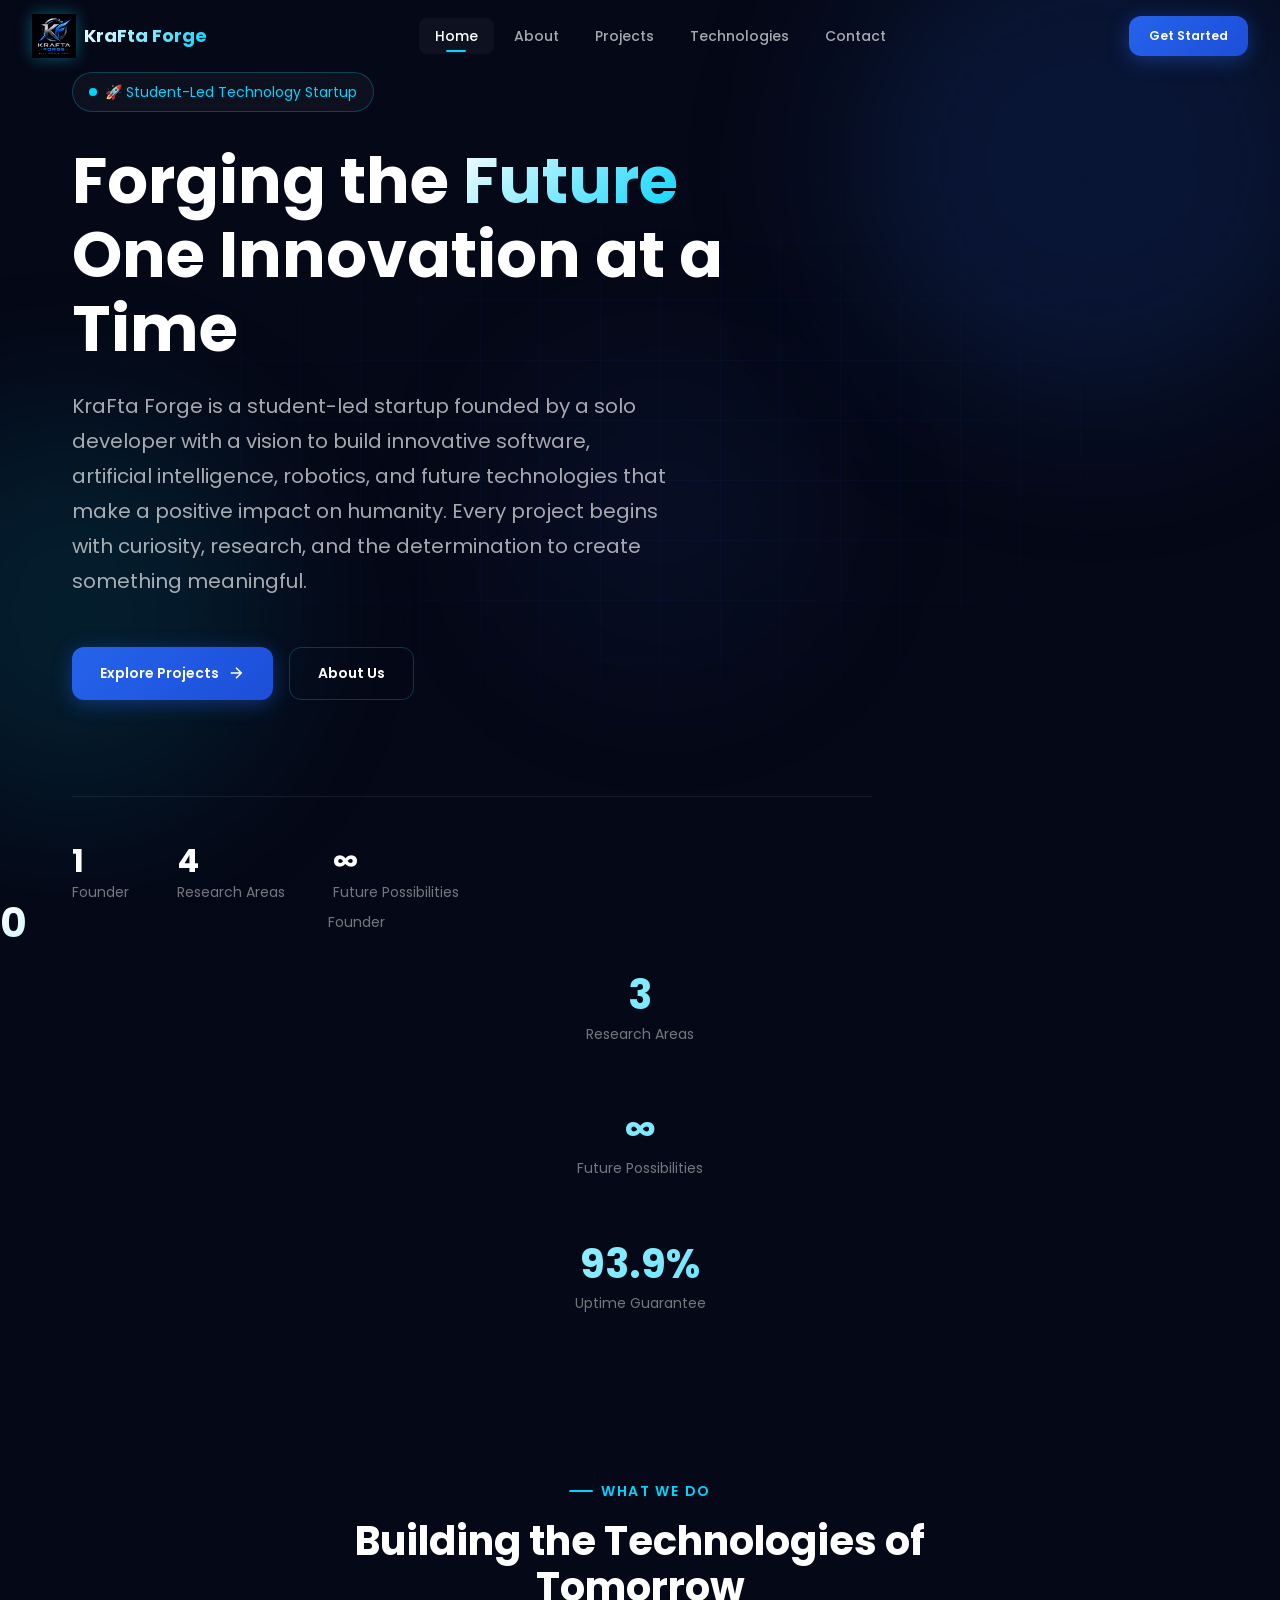
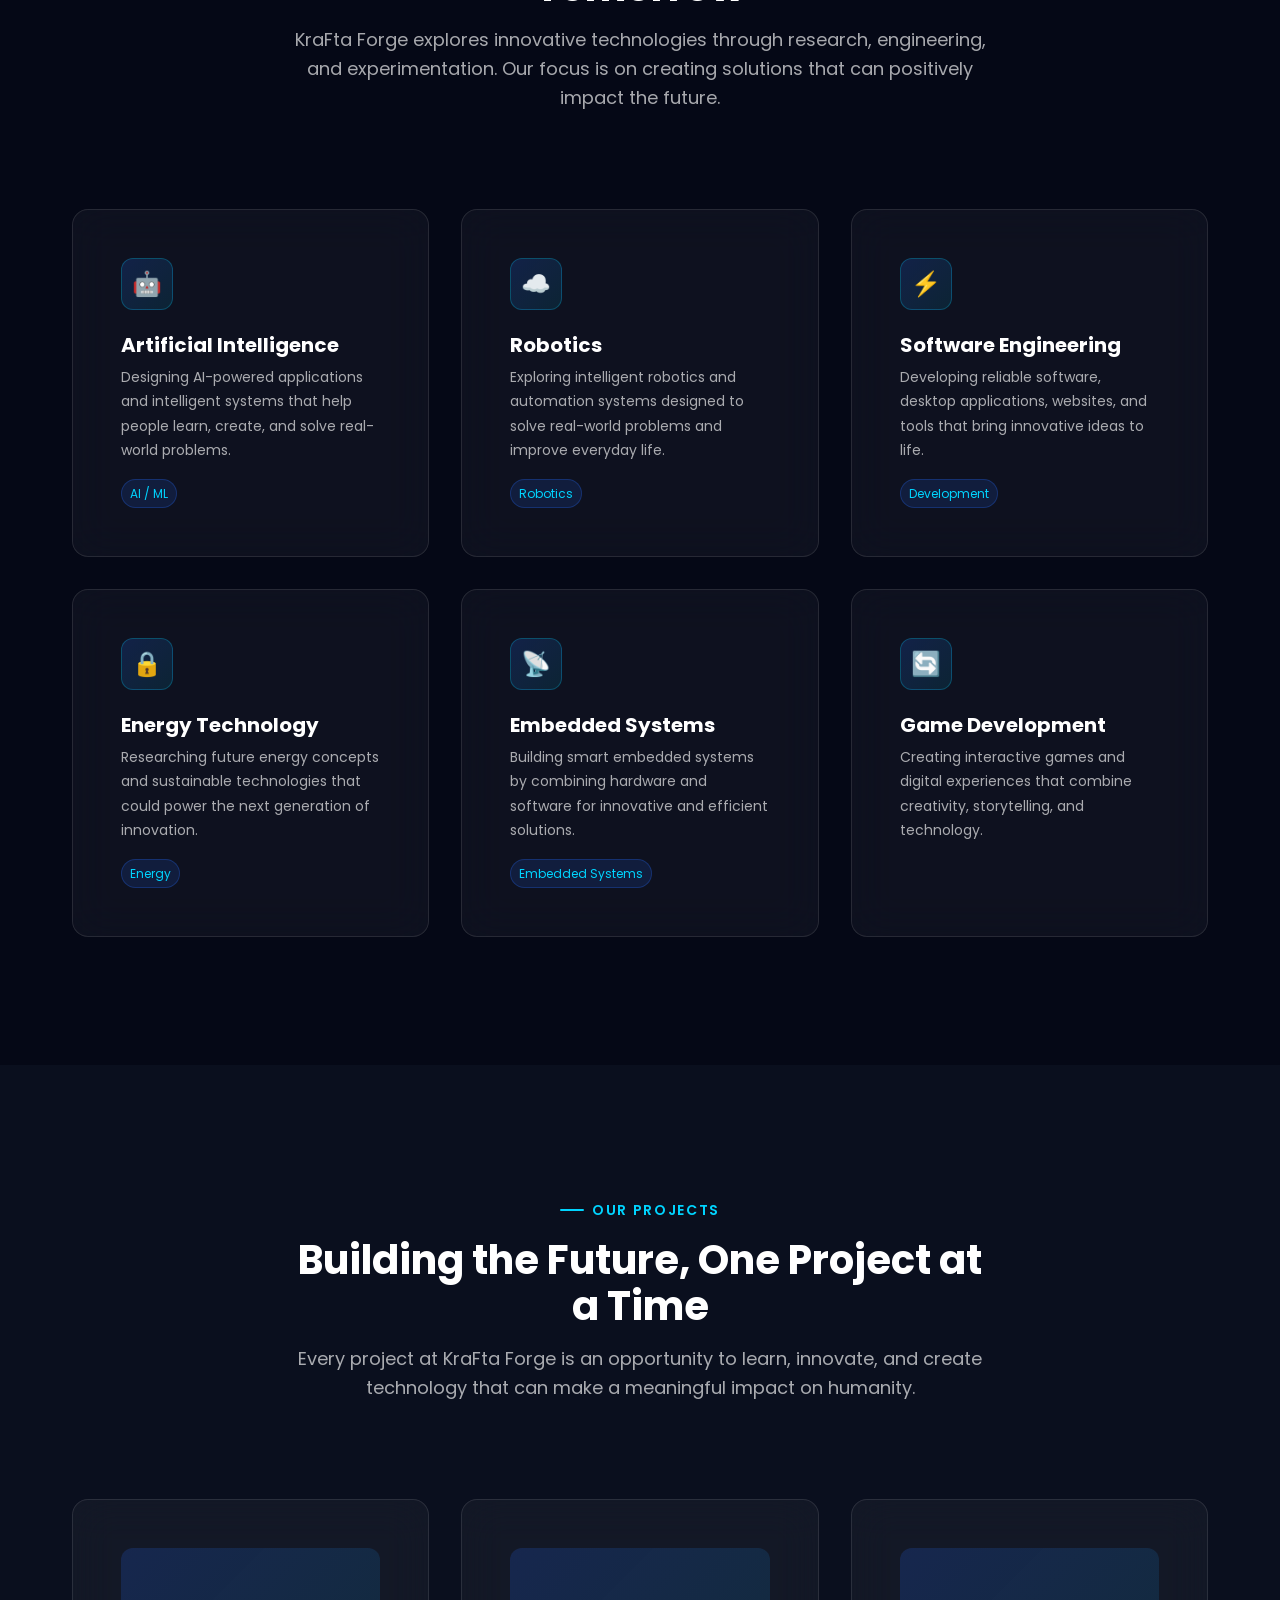
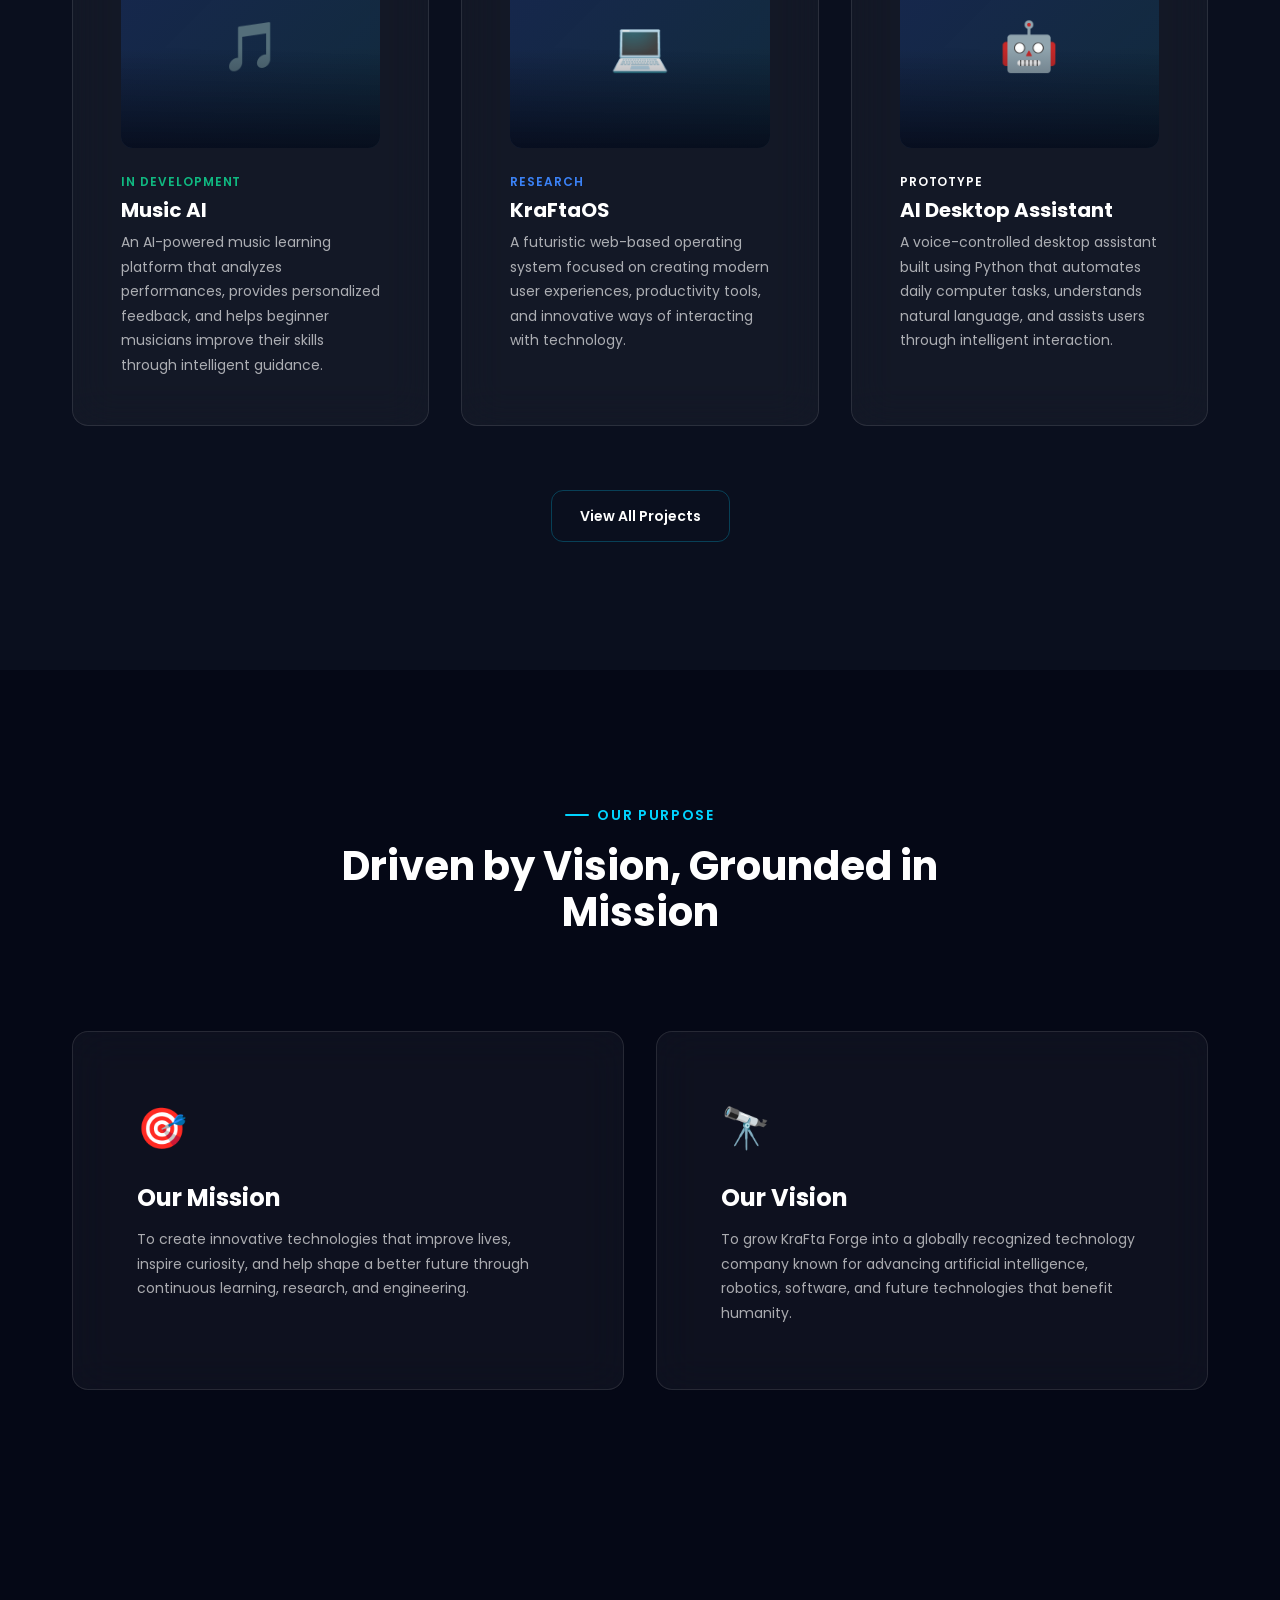
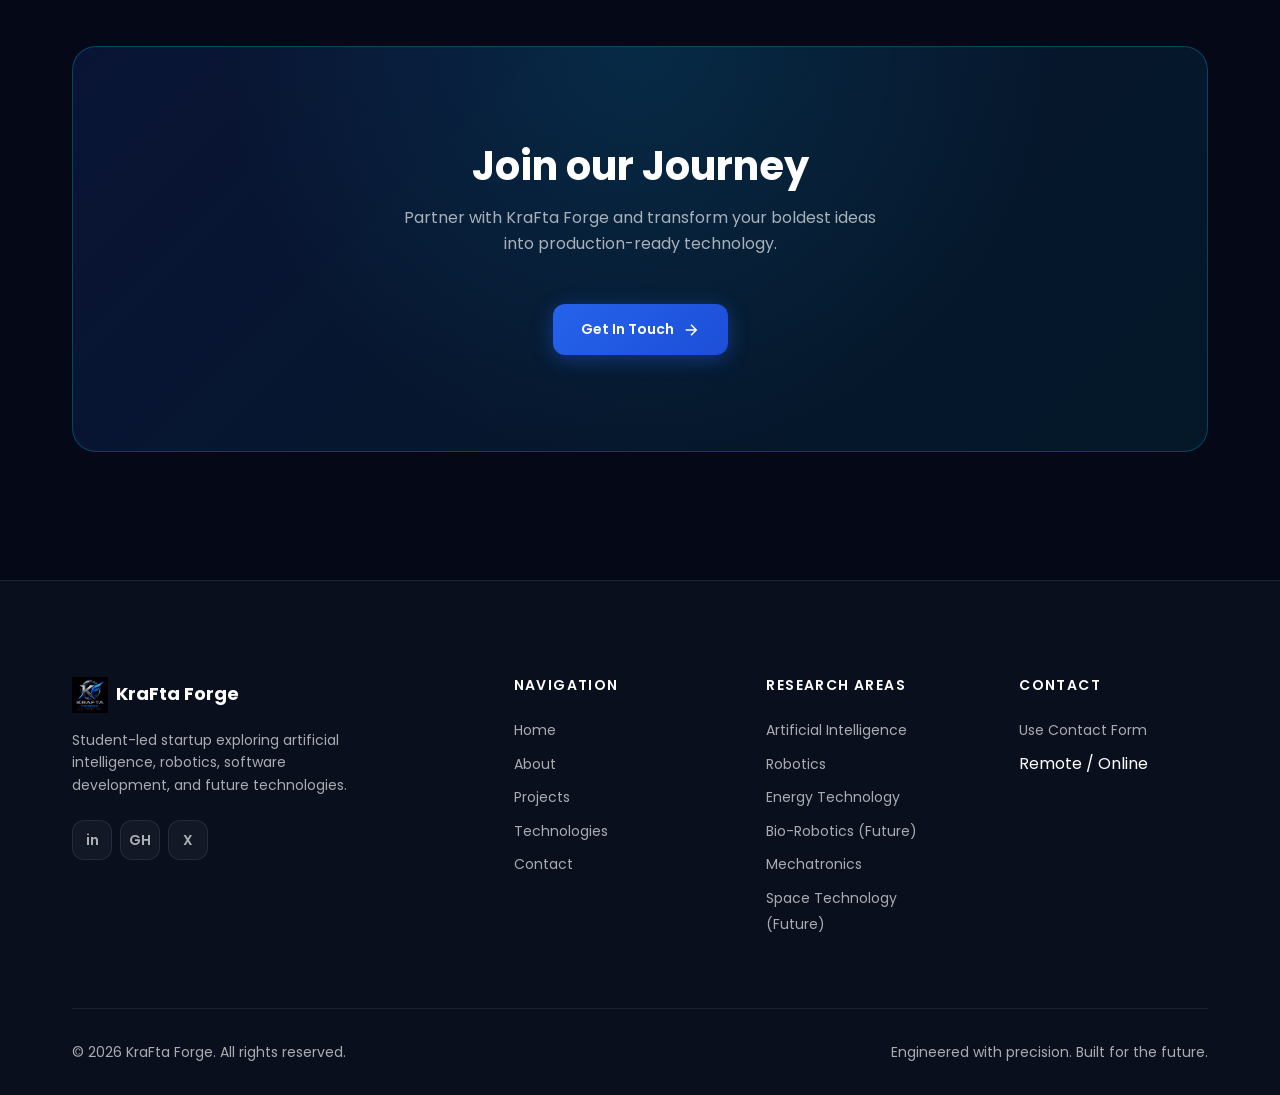
<file: index.html>
<!DOCTYPE html>
<html lang="en">
<head>
  <meta charset="UTF-8">
  <meta name="viewport" content="width=device-width, initial-scale=1.0">
  <meta name="description" content="KraFta Forge is a student-led technology startup focused on building innovative software, artificial intelligence, robotics, and future technologies that help humanity.">
  <meta name="keywords" content="KraFta Forge, technology startup, AI, cloud computing, software engineering, digital transformation">
  <meta name="author" content="KraFta Forge">
  <meta name="theme-color" content="#050816">
  <meta property="og:title" content="KraFta Forge — Forging the Future of Technology">
  <meta property="og:description" content="We build intelligent systems that transform how businesses operate in the digital age.">
  <meta property="og:type" content="website">
  <title>KraFta Forge — Forging the Future of Technology</title>
  <link rel="preconnect" href="https://fonts.googleapis.com">
  <link rel="preconnect" href="https://fonts.gstatic.com" crossorigin>
  <link href="https://fonts.googleapis.com/css2?family=Poppins:wght@300;400;500;600;700;800&display=swap" rel="stylesheet">
  <link rel="icon" type="image/png" href="images/logo.png">
  <link rel="stylesheet" href="style.css">
</head>
<body class="no-scroll">

  <!-- Loading Screen -->
  <div class="loader" role="status" aria-label="Loading KraFta Forge">
    <img src="images/logo.png" alt="" class="loader__logo" width="80" height="80">
    <div class="loader__bar"><div class="loader__bar-fill"></div></div>
    <span class="loader__text">Initializing</span>
  </div>

  <a href="#main-content" class="skip-link">Skip to main content</a>

  <!-- Navigation -->
  <header>
    <nav class="nav" aria-label="Main navigation">
      <div class="nav__inner">
        <a href="index.html" class="nav__logo" aria-label="KraFta Forge Home">
          <img src="images/logo.png" alt="KraFta Forge logo" width="44" height="44">
          <span class="nav__logo-text">KraFta Forge</span>
        </a>

        <ul class="nav__links" role="list">
          <li><a href="index.html" class="nav__link">Home</a></li>
          <li><a href="about.html" class="nav__link">About</a></li>
          <li><a href="projects.html" class="nav__link">Projects</a></li>
          <li><a href="technologies.html" class="nav__link">Technologies</a></li>
          <li><a href="contact.html" class="nav__link">Contact</a></li>
        </ul>

        <a href="contact.html" class="btn btn--primary btn--sm nav__cta">Get Started</a>

        <button class="nav__toggle" aria-label="Toggle navigation menu" aria-expanded="false">
          <span class="nav__toggle-bar"></span>
          <span class="nav__toggle-bar"></span>
          <span class="nav__toggle-bar"></span>
        </button>
      </div>

      <div class="nav__mobile" aria-hidden="true">
        <a href="index.html" class="nav__mobile-link">Home</a>
        <a href="about.html" class="nav__mobile-link">About</a>
        <a href="projects.html" class="nav__mobile-link">Projects</a>
        <a href="technologies.html" class="nav__mobile-link">Technologies</a>
        <a href="contact.html" class="nav__mobile-link">Contact</a>
      </div>
    </nav>
  </header>

  <main id="main-content">

    <!-- Hero Section -->
    <section class="hero" aria-labelledby="hero-title">
      <div class="hero__bg" aria-hidden="true">
        <div class="hero__grid"></div>
        <div class="hero__orb hero__orb--1"></div>
        <div class="hero__orb hero__orb--2"></div>
        <div class="hero__orb hero__orb--3"></div>
      </div>

      <div class="container">
        <div class="hero__content">
          <div class="hero__badge">
            <span class="hero__badge-dot" aria-hidden="true"></span>
           🚀 Student-Led Technology Startup
          </div>

          <h1 class="hero__title">
        Forging the <span class="text-gradient">Future</span><br>
        One Innovation at a Time
      </h1>

          <p class="hero__subtitle">
            KraFta Forge is a student-led startup founded by a solo developer with a vision to build innovative software, artificial intelligence, robotics, and future technologies that make a positive impact on humanity. Every project begins with curiosity, research, and the determination to create something meaningful.
         </p>

          <div class="hero__actions">
            <a href="projects.html" class="btn btn--primary">
              Explore Projects
              <svg class="btn__icon" viewBox="0 0 24 24" fill="none" stroke="currentColor" stroke-width="2" aria-hidden="true">
                <path d="M5 12h14M12 5l7 7-7 7"/>
              </svg>
            </a>
            <a href="about.html" class="btn btn--outline">About Us</a>
          </div>

          <div class="hero__stats" role="list" aria-label="KraFta Forge statistics">

    <div class="hero__stat" role="listitem">
        <div class="hero__stat-value">1</div>
        <div class="hero__stat-label">Founder</div>
    </div>

    <div class="hero__stat" role="listitem">
        <div class="hero__stat-value">4</div>
        <div class="hero__stat-label">Research Areas</div>
    </div>

    <div class="hero__stat" role="listitem">
        <div class="hero__stat-value">∞</div>
        <div class="hero__stat-label">Future Possibilities</div>
    </div>

</div>
        </div>
      </div>
    </section>

    <!-- Statistics Section -->
    <div class="stats__grid">
  <div class="stat-item__value" data-count="1">0</div>
    
    <div class="stat-item__label">Founder</div>
  </div>
  <div class="stat-item reveal reveal-delay-1">
    <div class="stat-item__value" data-count="4">0</div>
    <div class="stat-item__label">Research Areas</div>
  </div>
  <div class="stat-item reveal reveal-delay-2">
    <div class="stat-item__value">∞</div>
    <div class="stat-item__label">Future Possibilities</div>
  </div>
  <div class="stat-item reveal reveal-delay-3">
    <div class="stat-item__value" data-count="99" data-suffix=".9%">0</div>
    <div class="stat-item__label">Uptime Guarantee</div>
  </div>
</div>
    </section>

    <!-- Services / Technology Cards -->
    <section class="section" aria-labelledby="services-title">
      <div class="container">
        <div class="section-header reveal">
          <span class="section-label">What We Do</span>
          <h2 id="services-title">Building the Technologies of Tomorrow</h2>
          <p>KraFta Forge explores innovative technologies through research, engineering, and experimentation. Our focus is on creating solutions that can positively impact the future.</p>
        </div>

        <div class="grid grid--3">
          <article class="card reveal reveal-delay-1">
            <div class="card__icon" aria-hidden="true">🤖</div>
            <h3 class="card__title">Artificial Intelligence</h3>
            <p class="card__text">Designing AI-powered applications and intelligent systems that help people learn, create, and solve real-world problems.</p>
            <span class="card__tag">AI / ML</span>
          </article>

          <article class="card reveal reveal-delay-2">
            <div class="card__icon" aria-hidden="true">☁️</div>
            <h3 class="card__title">Robotics</h3>
            <p class="card__text">Exploring intelligent robotics and automation systems designed to solve real-world problems and improve everyday life.</p>
            <span class="card__tag">Robotics</span>
          </article>

          <article class="card reveal reveal-delay-3">
            <div class="card__icon" aria-hidden="true">⚡</div>
            <h3 class="card__title">Software Engineering</h3>
            <p class="card__text">Developing reliable software, desktop applications, websites, and tools that bring innovative ideas to life.</p>
            <span class="card__tag">Development</span>
          </article>

          <article class="card reveal reveal-delay-1">
            <div class="card__icon" aria-hidden="true">🔒</div>
            <h3 class="card__title">Energy Technology</h3>
            <p class="card__text">Researching future energy concepts and sustainable technologies that could power the next generation of innovation.</p>
            <span class="card__tag">Energy</span>
          </article>

          <article class="card reveal reveal-delay-2">
            <div class="card__icon" aria-hidden="true">📡</div>
            <h3 class="card__title">Embedded Systems</h3>
            <p class="card__text">Building smart embedded systems by combining hardware and software for innovative and efficient solutions.</p>
            <span class="card__tag">Embedded Systems</span>
          </article>

          <article class="card reveal reveal-delay-3">
            <div class="card__icon" aria-hidden="true">🔄</div>
            <h3 class="card__title">Game Development</h3>
            <p class="card__text">Creating interactive games and digital experiences that combine creativity, storytelling, and technology.</p>
          </article>
        </div>
      </div>
    </section>

    <!-- Featured Projects Preview -->
<section class="section section--alt" aria-labelledby="projects-title">
  <div class="container">

    <div class="section-header reveal">
      <span class="section-label">Our Projects</span>
      <h2 id="projects-title">Building the Future, One Project at a Time</h2>
      <p>
        Every project at KraFta Forge is an opportunity to learn, innovate, and create technology
        that can make a meaningful impact on humanity.
      </p>
    </div>

    <div class="grid grid--3">

      <!-- Music AI -->
      <article class="card project-card reveal reveal-delay-1">
        <div class="project-card__image" aria-hidden="true">🎵</div>

        <div class="project-card__meta">
          <span class="project-card__status project-card__status--live">In Development</span>
        </div>

        <h3 class="card__title">Music AI</h3>

        <p class="card__text">
          An AI-powered music learning platform that analyzes performances, provides personalized
          feedback, and helps beginner musicians improve their skills through intelligent guidance.
        </p>
      </article>

      <!-- KraFtaOS -->
      <article class="card project-card reveal reveal-delay-2">
        <div class="project-card__image" aria-hidden="true">💻</div>

        <div class="project-card__meta">
          <span class="project-card__status project-card__status--research">Research</span>
        </div>

        <h3 class="card__title">KraFtaOS</h3>

        <p class="card__text">
          A futuristic web-based operating system focused on creating modern user experiences,
          productivity tools, and innovative ways of interacting with technology.
        </p>
      </article>

      <!-- AI Desktop Assistant -->
      <article class="card project-card reveal reveal-delay-3">
        <div class="project-card__image" aria-hidden="true">🤖</div>

        <div class="project-card__meta">
          <span class="project-card__status project-card__status--prototype">Prototype</span>
        </div>

        <h3 class="card__title">AI Desktop Assistant</h3>

        <p class="card__text">
          A voice-controlled desktop assistant built using Python that automates daily computer
          tasks, understands natural language, and assists users through intelligent interaction.
        </p>
      </article>

    </div>

    <div class="flex-center mt-xl">
      <a href="projects.html" class="btn btn--outline reveal">
        View All Projects
      </a>
    </div>

  </div>
</section>

    <!-- Mission & Vision Preview -->
    <section class="section" aria-labelledby="mission-title">
      <div class="container">
        <div class="section-header reveal">
          <span class="section-label">Our Purpose</span>
          <h2 id="mission-title">Driven by Vision, Grounded in Mission</h2>
        </div>

        <div class="mission-vision">
          <article class="card mission-vision__item reveal-left">
            <div class="mission-vision__icon" aria-hidden="true">🎯</div>
            <h3 class="mission-vision__title">Our Mission</h3>
            <p class="card__text">To create innovative technologies that improve lives, inspire curiosity, and help shape a better future through continuous learning, research, and engineering.</p>
          </article>

          <article class="card mission-vision__item reveal-right">
            <div class="mission-vision__icon" aria-hidden="true">🔭</div>
            <h3 class="mission-vision__title">Our Vision</h3>
            <p class="card__text">To grow KraFta Forge into a globally recognized technology company known for advancing artificial intelligence, robotics, software, and future technologies that benefit humanity.</p>
          </article>
        </div>
      </div>
    </section>

    <!-- CTA Banner -->
    <section class="section">
      <div class="container">
        <div class="cta-banner reveal-scale">
          <h2>Join our Journey</h2>
          <p>Partner with KraFta Forge and transform your boldest ideas into production-ready technology.</p>
          <a href="contact.html" class="btn btn--primary">
            Get In Touch
            <svg class="btn__icon" viewBox="0 0 24 24" fill="none" stroke="currentColor" stroke-width="2" aria-hidden="true">
              <path d="M5 12h14M12 5l7 7-7 7"/>
            </svg>
          </a>
        </div>
      </div>
    </section>

  </main>

  <!-- Footer -->
  <footer class="footer">
    <div class="container">
      <div class="footer__grid">
        <div class="footer__brand">
          <a href="index.html" class="footer__logo">
            <img src="images/logo.png" alt="KraFta Forge logo" width="36" height="36">
            KraFta Forge
          </a>
          <p>Student-led startup exploring artificial intelligence, robotics, software development, and future technologies.</p>
          <div class="footer__social">
            <a href="#" class="footer__social-link" aria-label="LinkedIn">in</a>
            <a href="#" class="footer__social-link" aria-label="GitHub">GH</a>
            <a href="#" class="footer__social-link" aria-label="Twitter">X</a>
          </div>
        </div>

        <div>
          <h4 class="footer__heading">Navigation</h4>
          <ul class="footer__links" role="list">
            <li><a href="index.html">Home</a></li>
            <li><a href="about.html">About</a></li>
            <li><a href="projects.html">Projects</a></li>
            <li><a href="technologies.html">Technologies</a></li>
            <li><a href="contact.html">Contact</a></li>
          </ul>
        </div>

        <div>
          <h4 class="footer__heading">Research Areas</h4>
          <ul class="footer__links" role="list">
            <li><a href="technologies.html">Artificial Intelligence</a></li>
            <li><a href="technologies.html">Robotics</a></li>
            <li><a href="technologies.html">Energy Technology</a></li>
            <li><a href="technologies.html">Bio-Robotics (Future)</a></li>
            <li><a href="technologies.html">Mechatronics</a></li>
            <li><a href="technologies.html">Space Technology (Future)</a></li>
          </ul>
        </div>

        <div>
          <h4 class="footer__heading">Contact</h4>
          <ul class="footer__links" role="list">
            <li><a href="contact.html">Use Contact Form</a></li>
            <li>Remote / Online</li>
          </ul>
        </div>
      </div>

      <div class="footer__bottom">
        <p>&copy; 2026 KraFta Forge. All rights reserved.</p>
        <p>Engineered with precision. Built for the future.</p>
      </div>
    </div>
  </footer>

  <!-- Back to Top -->
  <button class="back-to-top" aria-label="Back to top">
    <svg viewBox="0 0 24 24" fill="none" stroke="currentColor" stroke-width="2" aria-hidden="true">
      <path d="M18 15l-6-6-6 6"/>
    </svg>
  </button>

  <script src="script.js"></script>
</body>
</html>
</file>
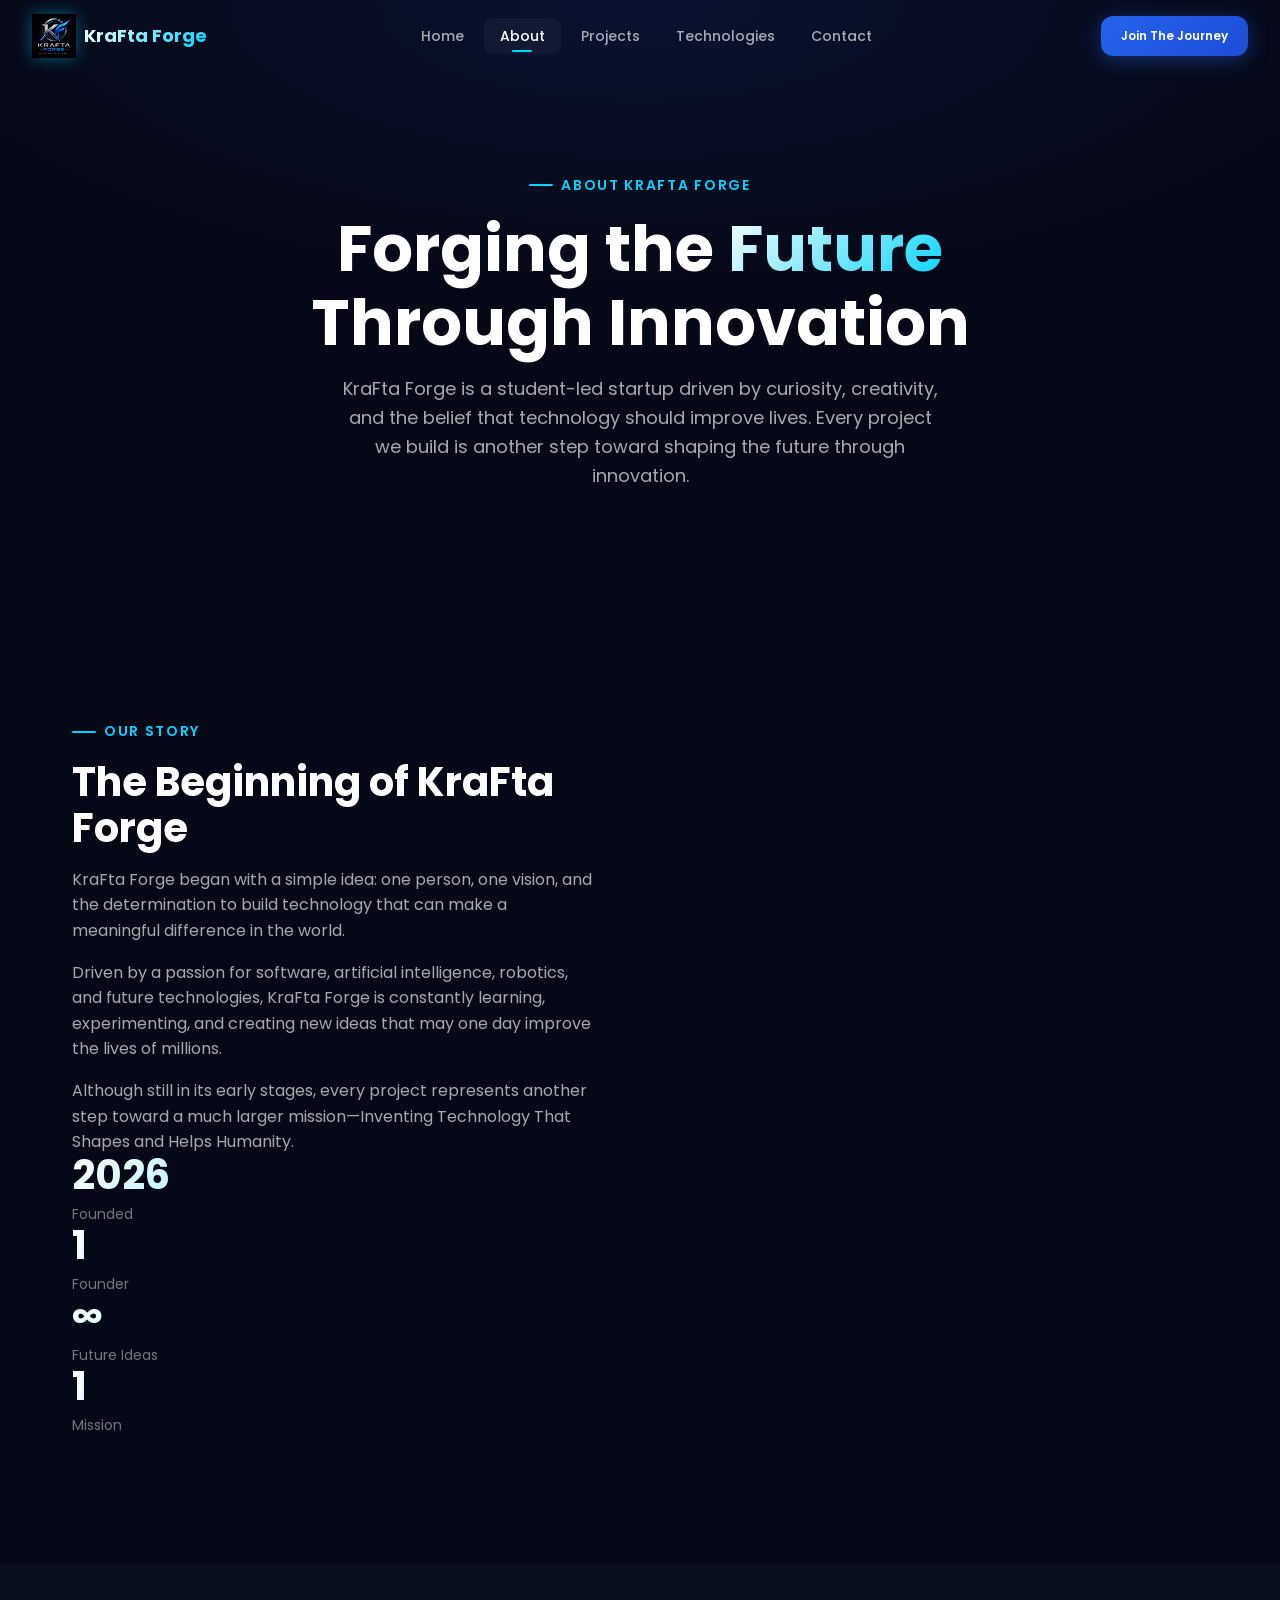
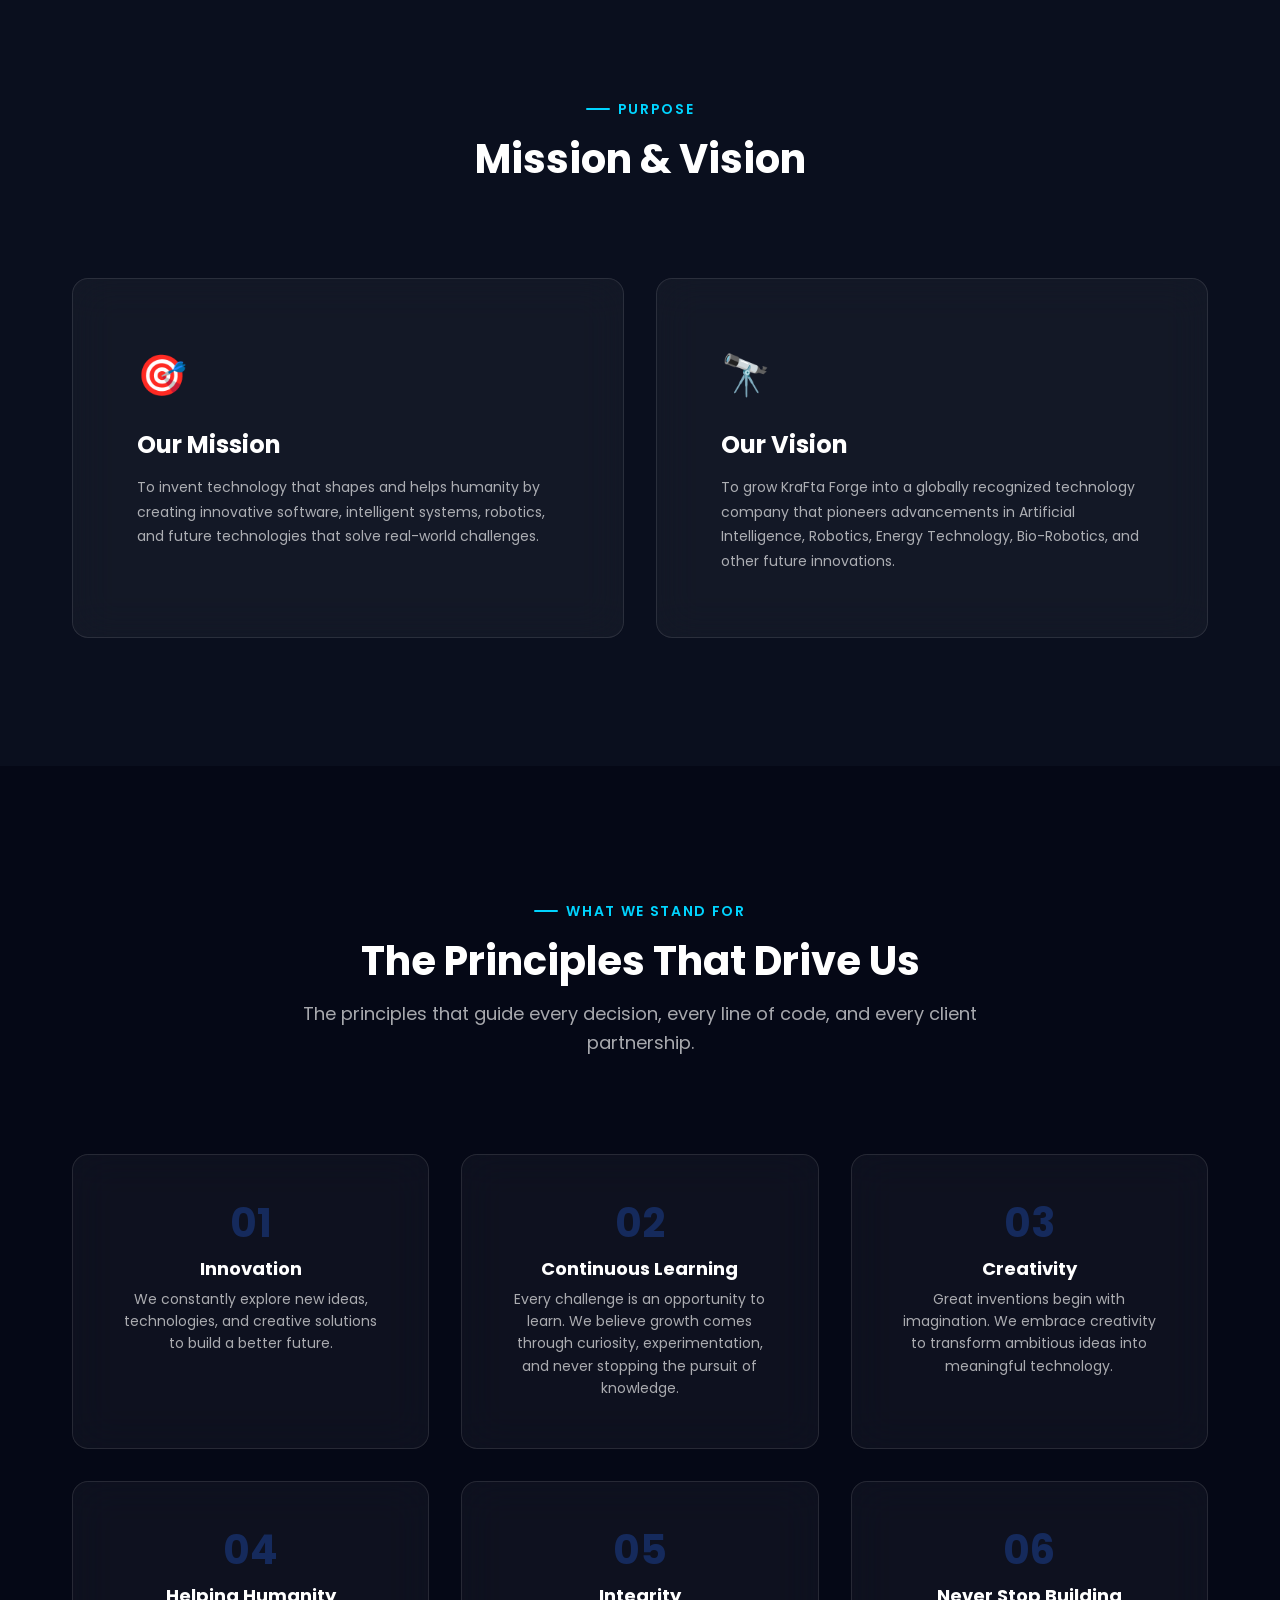
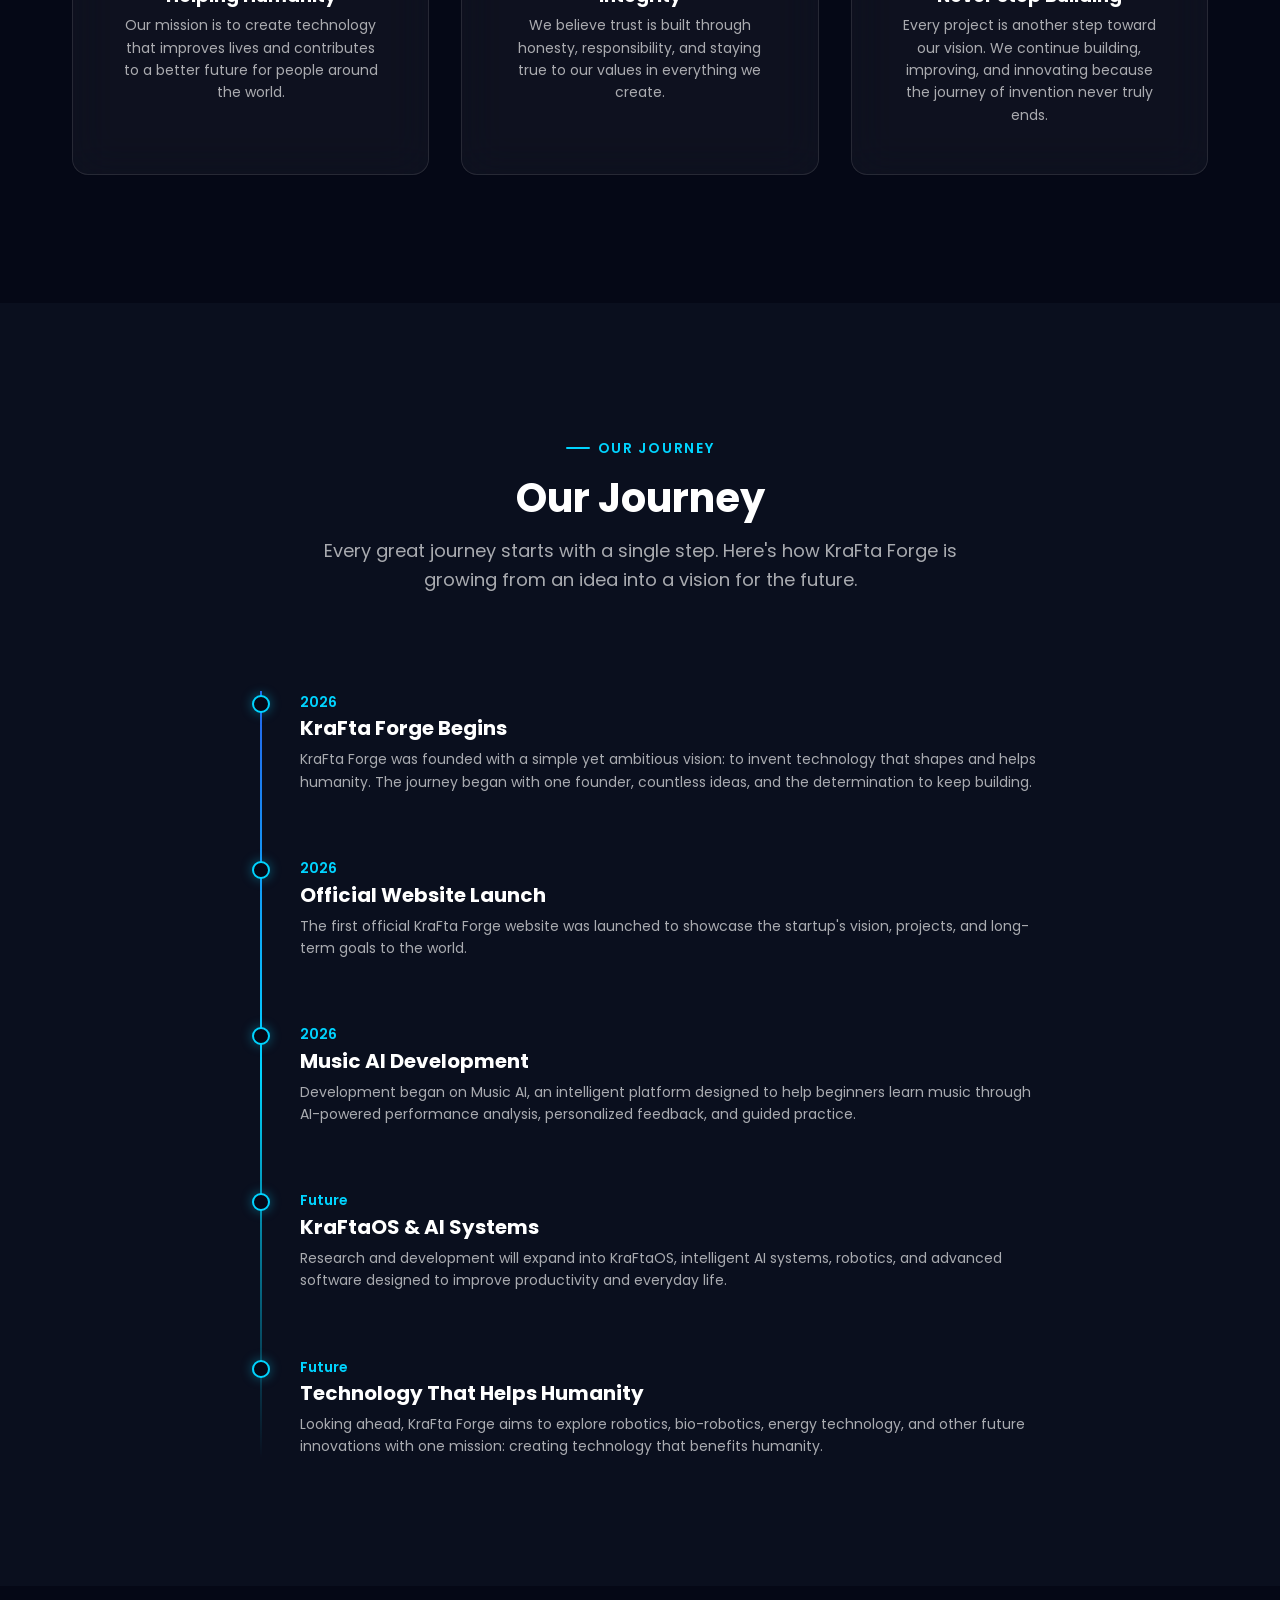
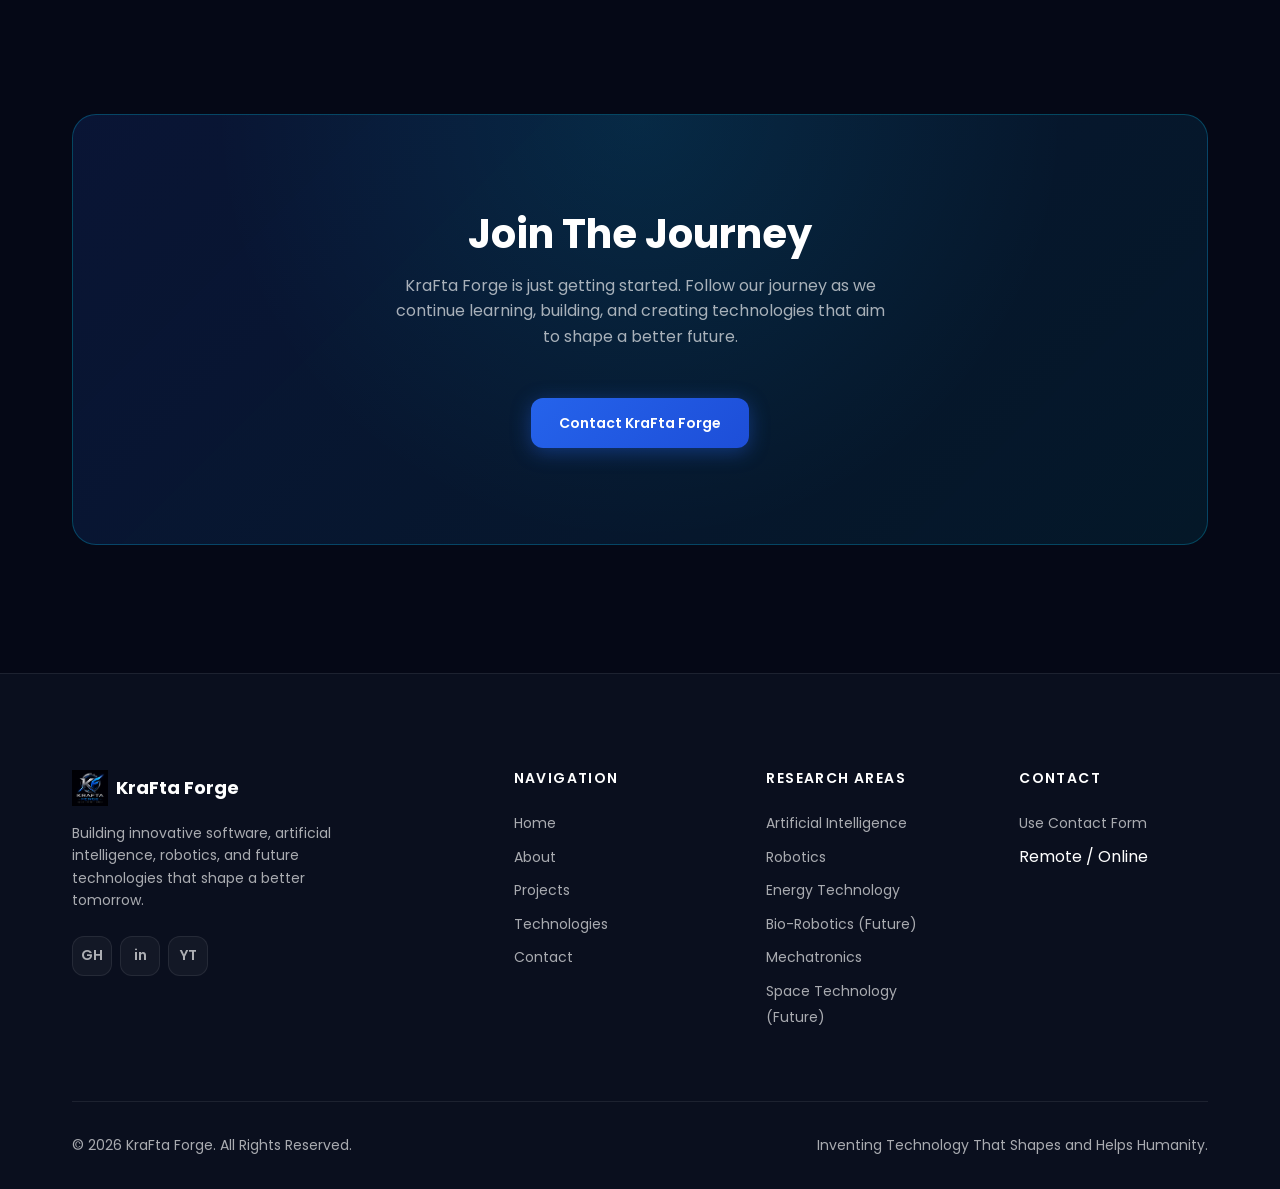
<file: about.html>
<!DOCTYPE html>
<html lang="en">
<head>
  <meta charset="UTF-8">
  <meta name="viewport" content="width=device-width, initial-scale=1.0">
  <meta name="description" content="Learn about KraFta Forge — our mission, vision, values, and the journey behind one of the most ambitious technology startups shaping the future.">
  <meta name="theme-color" content="#050816">
  <title>About Us — KraFta Forge</title>
  <link rel="preconnect" href="https://fonts.googleapis.com">
  <link rel="preconnect" href="https://fonts.gstatic.com" crossorigin>
  <link href="https://fonts.googleapis.com/css2?family=Poppins:wght@300;400;500;600;700;800&display=swap" rel="stylesheet">
  <link rel="icon" type="image/png" href="images/logo.png">
  <link rel="stylesheet" href="style.css">
</head>
<body class="no-scroll">

  <div class="loader" role="status" aria-label="Loading">
    <img src="images/logo.png" alt="" class="loader__logo" width="80" height="80">
    <div class="loader__bar"><div class="loader__bar-fill"></div></div>
    <span class="loader__text">Initializing</span>
  </div>

  <a href="#main-content" class="skip-link">Skip to main content</a>

  <header>
    <nav class="nav" aria-label="Main navigation">
      <div class="nav__inner">
        <a href="index.html" class="nav__logo" aria-label="KraFta Forge Home">
          <img src="images/logo.png" alt="KraFta Forge logo" width="44" height="44">
          <span class="nav__logo-text">KraFta Forge</span>
        </a>
        <ul class="nav__links" role="list">
          <li><a href="index.html" class="nav__link">Home</a></li>
          <li><a href="about.html" class="nav__link">About</a></li>
          <li><a href="projects.html" class="nav__link">Projects</a></li>
          <li><a href="technologies.html" class="nav__link">Technologies</a></li>
          <li><a href="contact.html" class="nav__link">Contact</a></li>
        </ul>
        <a href="contact.html" class="btn btn--primary btn--sm nav__cta">Join The Journey</a>
        <button class="nav__toggle" aria-label="Toggle navigation menu" aria-expanded="false">
          <span class="nav__toggle-bar"></span>
          <span class="nav__toggle-bar"></span>
          <span class="nav__toggle-bar"></span>
        </button>
      </div>
      <div class="nav__mobile" aria-hidden="true">
        <a href="index.html" class="nav__mobile-link">Home</a>
        <a href="about.html" class="nav__mobile-link">About</a>
        <a href="projects.html" class="nav__mobile-link">Projects</a>
        <a href="technologies.html" class="nav__mobile-link">Technologies</a>
        <a href="contact.html" class="nav__mobile-link">Contact</a>
      </div>
    </nav>
  </header>

  <main id="main-content">

    <!-- Page Hero -->
    <section class="page-hero">
      <div class="page-hero__bg" aria-hidden="true"></div>
      <div class="container">
        <span class="section-label reveal">About KraFta Forge</span>
        <h1 class="reveal">
Forging the <span class="text-gradient">Future</span><br>Through Innovation</h1>
        <p class="reveal">KraFta Forge is a student-led startup driven by curiosity, creativity, and the belief that technology should improve lives. Every project we build is another step toward shaping the future through innovation.</p>
      </div>
    </section>

    <!-- Company Story -->
    <section class="section">
      <div class="container">
        <div class="grid grid--2" style="align-items: center; gap: var(--space-4xl);">
          <div class="reveal-left">
            <span class="section-label">Our Story</span>
            <h2>The Beginning of KraFta Forge</h2>
            <p style="margin-top: var(--space-md);">
KraFta Forge began with a simple idea: one person, one vision, and the determination to build technology that can make a meaningful difference in the world.
</p>

<p style="margin-top: var(--space-md);">
Driven by a passion for software, artificial intelligence, robotics, and future technologies, KraFta Forge is constantly learning, experimenting, and creating new ideas that may one day improve the lives of millions.
</p>

<p style="margin-top: var(--space-md);">
Although still in its early stages, every project represents another step toward a much larger mission—Inventing Technology That Shapes and Helps Humanity.
</p>
          <div>
<div class="stat-item__value">2026</div>
<div class="stat-item__label">Founded</div>
</div>

<div>
<div class="stat-item__value">1</div>
<div class="stat-item__label">Founder</div>
</div>

<div>
<div class="stat-item__value">∞</div>
<div class="stat-item__label">Future Ideas</div>
</div>

<div>
<div class="stat-item__value">1</div>
<div class="stat-item__label">Mission</div>
</div>
              
                
    </section>

    <!-- Mission & Vision -->
    <section class="section" style="background: var(--color-bg-secondary);">
      <div class="container">
        <div class="section-header reveal">
          <span class="section-label">Purpose</span>
          <h2>Mission &amp; Vision</h2>
        </div>
        <div class="mission-vision">
          <article class="card mission-vision__item reveal reveal-delay-1">
            <div class="mission-vision__icon" aria-hidden="true">🎯</div>
            <h3 class="mission-vision__title">Our Mission</h3>
            <p class="card__text">To invent technology that shapes and helps humanity by creating innovative software, intelligent systems, robotics, and future technologies that solve real-world challenges.</p>
          </article>
          <article class="card mission-vision__item reveal reveal-delay-2">
            <div class="mission-vision__icon" aria-hidden="true">🔭</div>
            <h3 class="mission-vision__title">Our Vision</h3>
            <p class="card__text">To grow KraFta Forge into a globally recognized technology company that pioneers advancements in Artificial Intelligence, Robotics, Energy Technology, Bio-Robotics, and other future innovations.</p>
          </article>
        </div>
      </div>
    </section>

    <!-- Core Values -->
    <section class="section">
      <div class="container">
        <div class="section-header reveal">
          <span class="section-label">What We Stand For</span>
          <h2>The Principles That Drive Us</h2>
          <p>The principles that guide every decision, every line of code, and every client partnership.</p>
        </div>
        <div class="values-grid">

  <article class="card value-item reveal reveal-delay-1">
    <div class="value-item__number">01</div>
    <h3 class="value-item__title">Innovation</h3>
    <p class="value-item__text">
      We constantly explore new ideas, technologies, and creative solutions to build a better future.
    </p>
  </article>

  <article class="card value-item reveal reveal-delay-2">
    <div class="value-item__number">02</div>
    <h3 class="value-item__title">Continuous Learning</h3>
    <p class="value-item__text">
      Every challenge is an opportunity to learn. We believe growth comes through curiosity, experimentation, and never stopping the pursuit of knowledge.
    </p>
  </article>

  <article class="card value-item reveal reveal-delay-3">
    <div class="value-item__number">03</div>
    <h3 class="value-item__title">Creativity</h3>
    <p class="value-item__text">
      Great inventions begin with imagination. We embrace creativity to transform ambitious ideas into meaningful technology.
    </p>
  </article>

  <article class="card value-item reveal reveal-delay-1">
    <div class="value-item__number">04</div>
    <h3 class="value-item__title">Helping Humanity</h3>
    <p class="value-item__text">
      Our mission is to create technology that improves lives and contributes to a better future for people around the world.
    </p>
  </article>

  <article class="card value-item reveal reveal-delay-2">
    <div class="value-item__number">05</div>
    <h3 class="value-item__title">Integrity</h3>
    <p class="value-item__text">
      We believe trust is built through honesty, responsibility, and staying true to our values in everything we create.
    </p>
  </article>

  <article class="card value-item reveal reveal-delay-3">
    <div class="value-item__number">06</div>
    <h3 class="value-item__title">Never Stop Building</h3>
    <p class="value-item__text">
      Every project is another step toward our vision. We continue building, improving, and innovating because the journey of invention never truly ends.
    </p>
  </article>

</div>
      </div>
    </section>

    <!-- Timeline -->
    <section class="section" style="background: var(--color-bg-secondary);">
      <div class="container">
        <div class="section-header reveal">
          <span class="section-label">Our Journey</span>
          <h2>Our Journey</h2>
          <p>Every great journey starts with a single step. Here's how KraFta Forge is growing from an idea into a vision for the future.</p>
        </div>
        <div class="timeline">

  <article class="timeline__item reveal">
    <div class="timeline__dot" aria-hidden="true"></div>
    <div class="timeline__year">2026</div>
    <h3 class="timeline__title">KraFta Forge Begins</h3>
    <p class="timeline__text">
      KraFta Forge was founded with a simple yet ambitious vision: to invent technology that shapes and helps humanity. The journey began with one founder, countless ideas, and the determination to keep building.
    </p>
  </article>

  <article class="timeline__item reveal reveal-delay-1">
    <div class="timeline__dot" aria-hidden="true"></div>
    <div class="timeline__year">2026</div>
    <h3 class="timeline__title">Official Website Launch</h3>
    <p class="timeline__text">
      The first official KraFta Forge website was launched to showcase the startup's vision, projects, and long-term goals to the world.
    </p>
  </article>

  <article class="timeline__item reveal reveal-delay-2">
    <div class="timeline__dot" aria-hidden="true"></div>
    <div class="timeline__year">2026</div>
    <h3 class="timeline__title">Music AI Development</h3>
    <p class="timeline__text">
      Development began on Music AI, an intelligent platform designed to help beginners learn music through AI-powered performance analysis, personalized feedback, and guided practice.
    </p>
  </article>

  <article class="timeline__item reveal reveal-delay-3">
    <div class="timeline__dot" aria-hidden="true"></div>
    <div class="timeline__year">Future</div>
    <h3 class="timeline__title">KraFtaOS & AI Systems</h3>
    <p class="timeline__text">
      Research and development will expand into KraFtaOS, intelligent AI systems, robotics, and advanced software designed to improve productivity and everyday life.
    </p>
  </article>

  <article class="timeline__item reveal reveal-delay-4">
    <div class="timeline__dot" aria-hidden="true"></div>
    <div class="timeline__year">Future</div>
    <h3 class="timeline__title">Technology That Helps Humanity</h3>
    <p class="timeline__text">
      Looking ahead, KraFta Forge aims to explore robotics, bio-robotics, energy technology, and other future innovations with one mission: creating technology that benefits humanity.
    </p>
  </article>

</div>
      </div>
    </section>

    <!-- CTA -->
    <section class="section">
      <div class="container">
        <div class="cta-banner reveal-scale">
          <h2>Join The Journey</h2>
          <p>KraFta Forge is just getting started. Follow our journey as we continue learning, building, and creating technologies that aim to shape a better future.</p>
          <a href="contact.html" class="btn btn--primary">Contact KraFta Forge</a>
        </div>
      </div>
    </section>

  </main>

  <footer class="footer">
  <div class="container">

    <div class="footer__grid">

      <!-- Brand -->
      <div class="footer__brand">
        <a href="index.html" class="footer__logo">
          <img src="images/logo.png" alt="KraFta Forge Logo" width="36" height="36">
          KraFta Forge
        </a>

        <p>
          Building innovative software, artificial intelligence, robotics,
          and future technologies that shape a better tomorrow.
        </p>

        <div class="footer__social">
          <a href="#" class="footer__social-link" aria-label="GitHub">GH</a>
          <a href="#" class="footer__social-link" aria-label="LinkedIn">in</a>
          <a href="#" class="footer__social-link" aria-label="YouTube">YT</a>
        </div>
      </div>

      <!-- Navigation -->
      <div>
        <h4 class="footer__heading">Navigation</h4>

        <ul class="footer__links" role="list">
          <li><a href="index.html">Home</a></li>
          <li><a href="about.html">About</a></li>
          <li><a href="projects.html">Projects</a></li>
          <li><a href="technologies.html">Technologies</a></li>
          <li><a href="contact.html">Contact</a></li>
        </ul>
      </div>

      <!-- Research Areas -->
      <div>
        <h4 class="footer__heading">Research Areas</h4>

        <ul class="footer__links" role="list">
          <li><a href="technologies.html">Artificial Intelligence</a></li>
          <li><a href="technologies.html">Robotics</a></li>
          <li><a href="technologies.html">Energy Technology</a></li>
          <li><a href="technologies.html">Bio-Robotics (Future)</a></li>
          <li><a href="technologies.html">Mechatronics</a></li>
          <li><a href="technologies.html">Space Technology (Future)</a></li>
        </ul>
      </div>

      <!-- Contact -->
      <div>
        <h4 class="footer__heading">Contact</h4>

        <ul class="footer__links" role="list">
          <li><a href="contact.html">Use Contact Form</a></li>
          <li>Remote / Online</li>
        </ul>
      </div>

    </div>

    <div class="footer__bottom">

      <p>
        © 2026 KraFta Forge. All Rights Reserved.
      </p>

      <p>
        Inventing Technology That Shapes and Helps Humanity.
      </p>

    </div>

  </div>
</footer>

  <button class="back-to-top" aria-label="Back to top">
    <svg viewBox="0 0 24 24" fill="none" stroke="currentColor" stroke-width="2" aria-hidden="true">
      <path d="M18 15l-6-6-6 6"/>
    </svg>
  </button>

  <script src="script.js"></script>
</body>
</html>
</file>
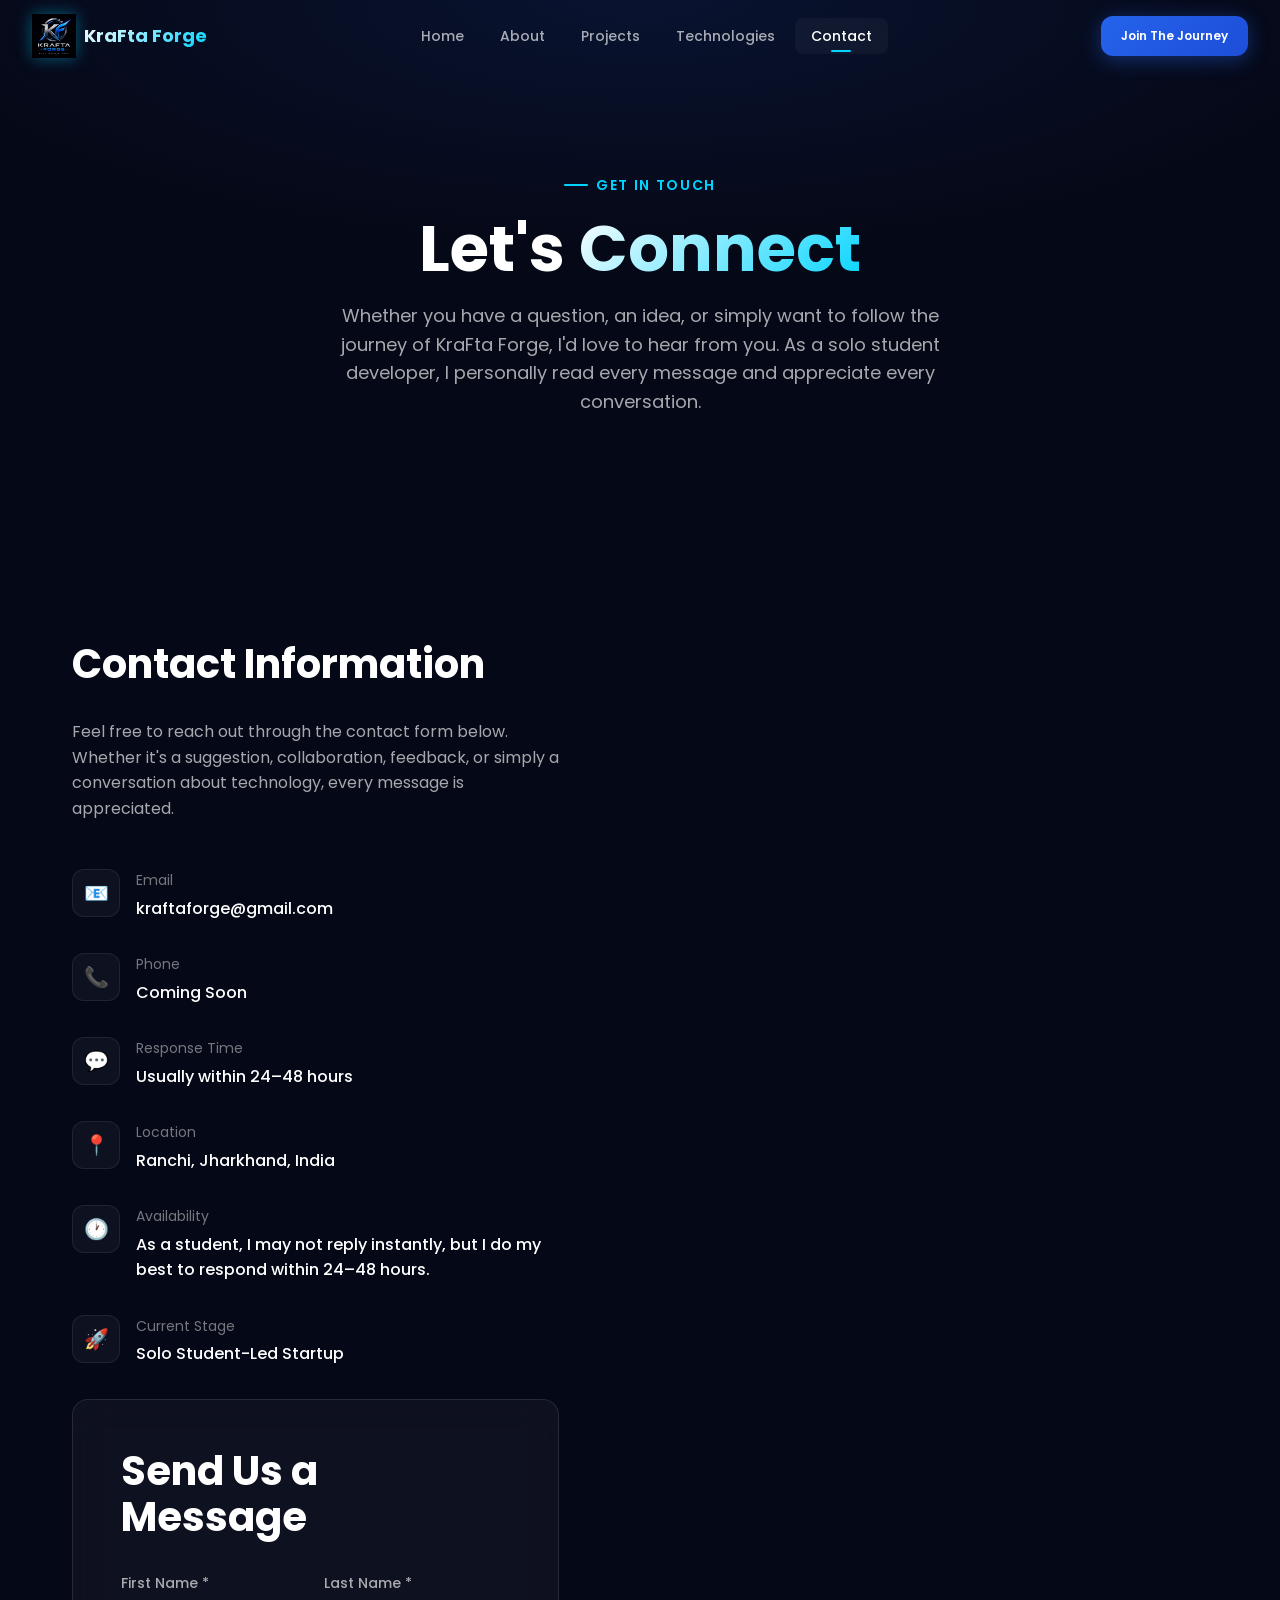
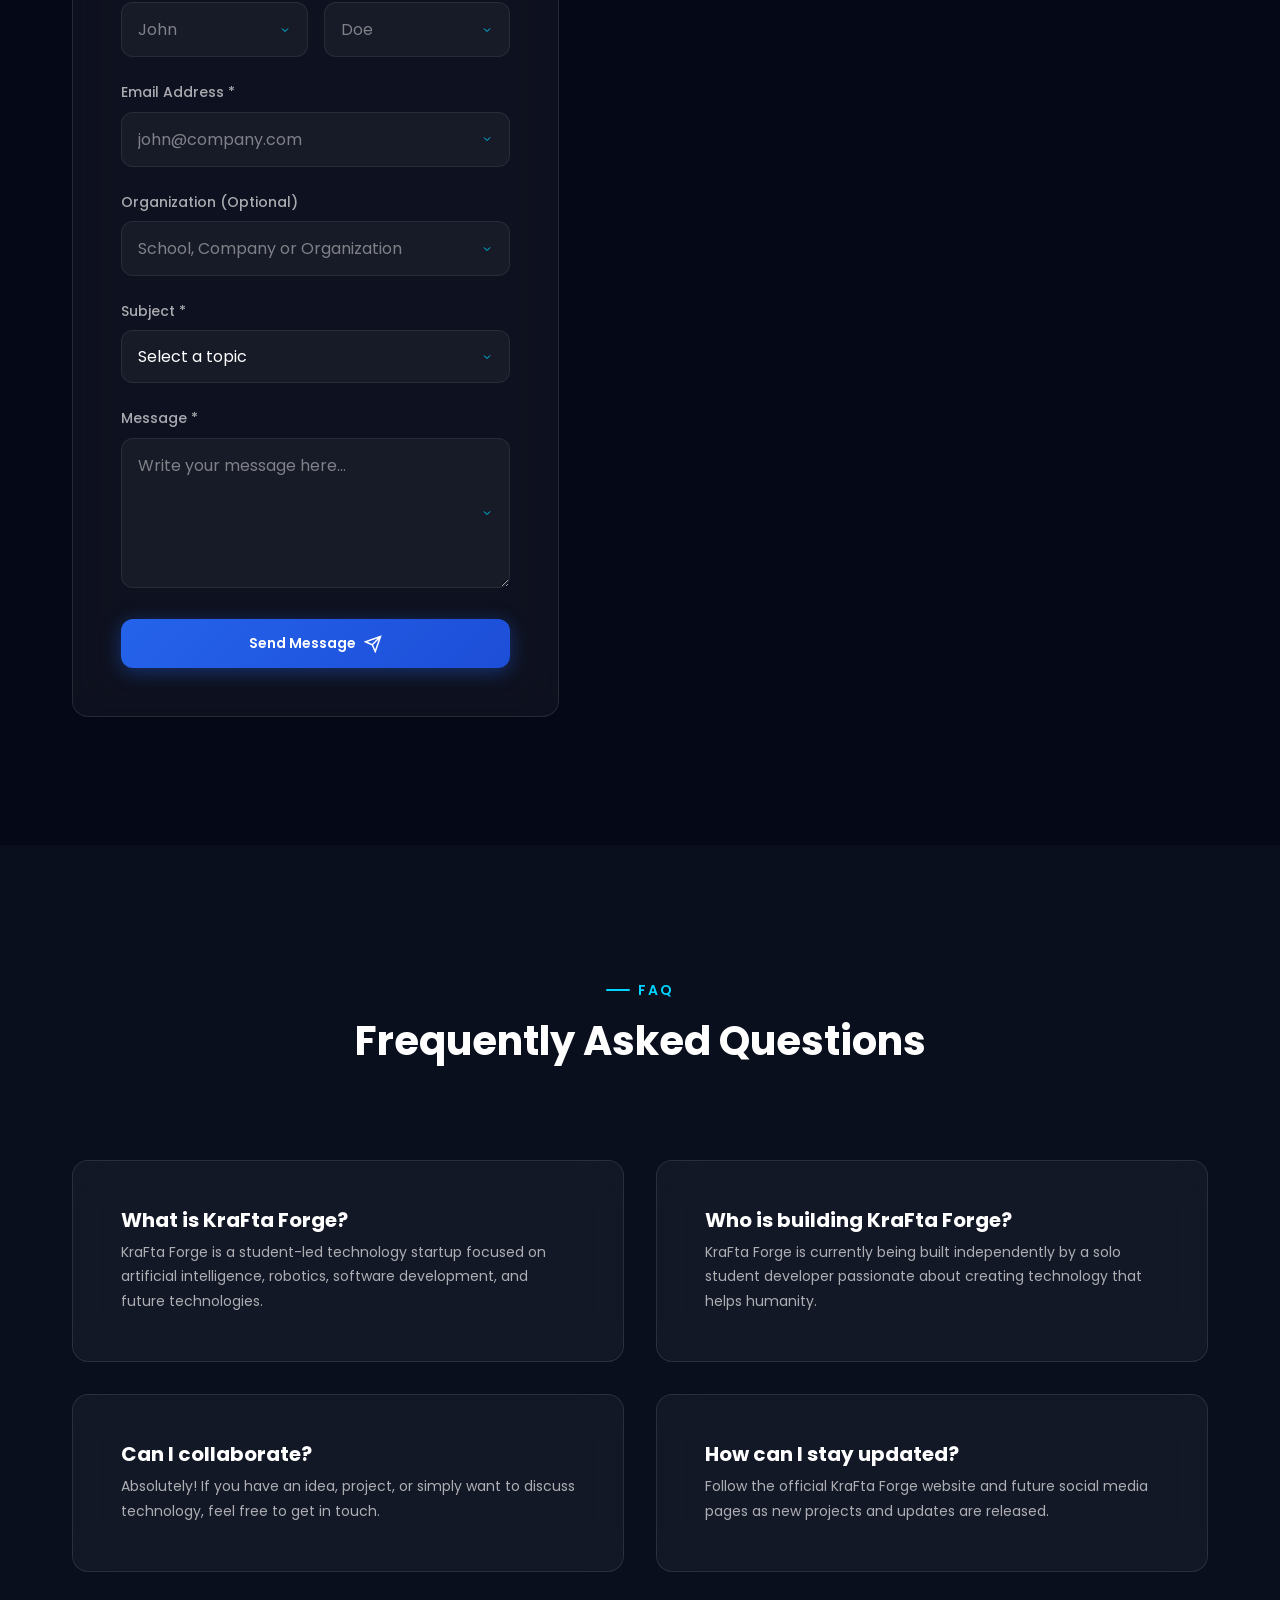
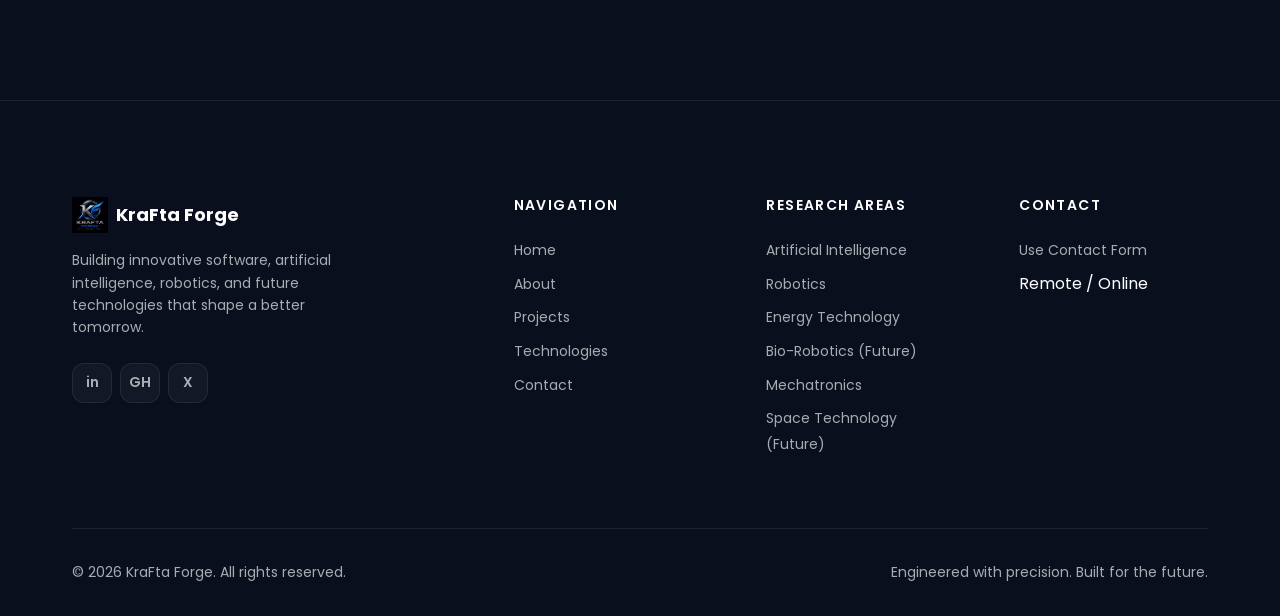
<file: contact.html>
<!DOCTYPE html>
<html lang="en">
<head>
  <meta charset="UTF-8">
  <meta name="viewport" content="width=device-width, initial-scale=1.0">
  <meta name="description" content="Contact KraFta Forge — Have a question, an idea, or want to connect? Reach out and be part of our journey in building innovative technology.">
  <meta name="theme-color" content="#050816">
  <title>Contact | KraFta Forge</title>
  <link rel="preconnect" href="https://fonts.googleapis.com">
  <link rel="preconnect" href="https://fonts.gstatic.com" crossorigin>
  <link href="https://fonts.googleapis.com/css2?family=Poppins:wght@300;400;500;600;700;800&display=swap" rel="stylesheet">
  <link rel="icon" type="image/png" href="images/logo.png">
  <link rel="stylesheet" href="style.css">
</head>
<body class="no-scroll">

  <div class="loader" role="status" aria-label="Loading">
    <img src="images/logo.png" alt="" class="loader__logo" width="80" height="80">
    <div class="loader__bar"><div class="loader__bar-fill"></div></div>
    <span class="loader__text">Initializing</span>
  </div>

  <a href="#main-content" class="skip-link">Skip to main content</a>

  <header>
    <nav class="nav" aria-label="Main navigation">
      <div class="nav__inner">
        <a href="index.html" class="nav__logo" aria-label="KraFta Forge Home">
          <img src="images/logo.png" alt="KraFta Forge logo" width="44" height="44">
          <span class="nav__logo-text">KraFta Forge</span>
        </a>
        <ul class="nav__links" role="list">
          <li><a href="index.html" class="nav__link">Home</a></li>
          <li><a href="about.html" class="nav__link">About</a></li>
          <li><a href="projects.html" class="nav__link">Projects</a></li>
          <li><a href="technologies.html" class="nav__link">Technologies</a></li>
          <li><a href="contact.html" class="nav__link">Contact</a></li>
        </ul>
        <a href="contact.html" class="btn btn--primary btn--sm nav__cta">Join The Journey</a>
        <button class="nav__toggle" aria-label="Toggle navigation menu" aria-expanded="false">
          <span class="nav__toggle-bar"></span>
          <span class="nav__toggle-bar"></span>
          <span class="nav__toggle-bar"></span>
        </button>
      </div>
      <div class="nav__mobile" aria-hidden="true">
        <a href="index.html" class="nav__mobile-link">Home</a>
        <a href="about.html" class="nav__mobile-link">About</a>
        <a href="projects.html" class="nav__mobile-link">Projects</a>
        <a href="technologies.html" class="nav__mobile-link">Technologies</a>
        <a href="contact.html" class="nav__mobile-link">Contact</a>
      </div>
    </nav>
  </header>

  <main id="main-content">

    <section class="page-hero">
      <div class="page-hero__bg" aria-hidden="true"></div>
      <div class="container">
        <span class="section-label reveal">Get in Touch</span>
        <h1 class="reveal">Let's <span class="text-gradient">Connect</span></h1>
        <p class="reveal">Whether you have a question, an idea, or simply want to follow the journey of KraFta Forge, I'd love to hear from you. As a solo student developer, I personally read every message and appreciate every conversation.</p>
      </div>
    </section>

    <section class="section">
      <div class="container">
        <div class="contact-grid">

          <!-- Contact Information -->
          <div class="reveal-left">
            <h2 style="margin-bottom: var(--space-xl);">Contact Information</h2>
            <p style="margin-bottom: var(--space-2xl);">Feel free to reach out through the contact form below. Whether it's a suggestion, collaboration, feedback, or simply a conversation about technology, every message is appreciated.</p>

            <div class="contact-info__item">
              <div class="contact-info__icon" aria-hidden="true">📧</div>
              <div>
                <div class="contact-info__label">Email</div>
                <div class="contact-info__value"><a href="mailto:kraftaforge@gmail.com">kraftaforge@gmail.com</a></div>
              </div>
            </div>

            <div class="contact-info__item">
              <div class="contact-info__icon" aria-hidden="true">📞</div>
              <div>
                <div class="contact-info__label">Phone</div>
                <div class="contact-info__value">Coming Soon</div>
              </div>
            </div>

           <div class="contact-info__item">
  <div class="contact-info__icon" aria-hidden="true">💬</div>
  <div>
    <div class="contact-info__label">Response Time</div>
    <div class="contact-info__value">
      Usually within 24–48 hours
    </div>
  </div>
</div>

            <div class="contact-info__item">
  <div class="contact-info__icon" aria-hidden="true">📍</div>
  <div>
    <div class="contact-info__label">Location</div>
    <div class="contact-info__value">
      Ranchi, Jharkhand, India
    </div>
  </div>
</div>

            <div class="contact-info__item">
              <div class="contact-info__icon" aria-hidden="true">🕐</div>
              <div>
                <div class="contact-info__label">Availability</div>
                <div class="contact-info__value">As a student, I may not reply instantly, but I do my best to respond within 24–48 hours.</div>
              </div>
            </div>

            <div class="contact-info__item">
  <div class="contact-info__icon" aria-hidden="true">🚀</div>
  <div>
    <div class="contact-info__label">Current Stage</div>
    <div class="contact-info__value">
      Solo Student-Led Startup
    </div>
  </div>
</div>

          <!-- Contact Form -->
          <div class="card reveal-right" style="padding: var(--space-2xl);">
            <h2 style="margin-bottom: var(--space-xl);">Send Us a Message</h2>

            <div class="form-success" id="form-success" role="alert" style="display: none;">
              Thank you for reaching out! We've received your message and will respond within 24 hours.
            </div>

            <div class="form-error" id="form-error" role="alert" style="display: none;">
              There was an error sending your message. Please try again later.
            </div>

            <form id="contact-form" action="https://formspree.io/f/xbgrdrrg" method="POST" novalidate>
              <input type="text" name="_honey" style="display: none;">
              <input type="hidden" name="_subject" value="New Contact Form Submission from KraFta Forge Website">
              <input type="hidden" name="_captcha" value="false">
              <div class="form-row">
                <div class="form-group">
                  <label class="form-label" for="first-name">First Name *</label>
                  <input type="text" id="first-name" name="first-name" class="form-input" placeholder="John" required autocomplete="given-name">
                  <span class="form-error">Please enter your first name.</span>
                </div>
                <div class="form-group">
                  <label class="form-label" for="last-name">Last Name *</label>
                  <input type="text" id="last-name" name="last-name" class="form-input" placeholder="Doe" required autocomplete="family-name">
                  <span class="form-error">Please enter your last name.</span>
                </div>
              </div>

              <div class="form-group">
                <label class="form-label" for="email">Email Address *</label>
                <input type="email" id="email" name="email" class="form-input" placeholder="john@company.com" required autocomplete="email">
                <span class="form-error">Please enter a valid email address.</span>
              </div>

              <div class="form-group">
                <label class="form-label" for="company">Organization (Optional)</label>
                <input type="text" id="company" name="company" class="form-input"placeholder="School, Company or Organization" autocomplete="organization">
              </div>

              <div class="form-group">
                <label class="form-label" for="subject">Subject *</label>
                <select id="subject" name="subject" class="form-select" required>
                  <option value="" disabled selected>Select a topic</option>
                  <option value="project">Project Discussion</option>
<option value="collaboration">Collaboration</option>
<option value="feedback">Feedback</option>
<option value="technology">Technology Discussion</option>
<option value="other">Other</option>
                </select>
                <span class="form-error">Please select a subject.</span>
              </div>

              <div class="form-group">
                <label class="form-label" for="message">Message *</label>
                <textarea id="message" name="message" class="form-textarea" placeholder="Write your message here..." required></textarea>
                <span class="form-error">Please enter your message.</span>
              </div>

              <button type="submit" class="btn btn--primary" style="width: 100%;">
                Send Message
                <svg class="btn__icon" viewBox="0 0 24 24" fill="none" stroke="currentColor" stroke-width="2" aria-hidden="true">
                  <path d="M22 2L11 13M22 2l-7 20-4-9-9-4 20-7z"/>
                </svg>
              </button>
            </form>

            <script>
              (function() {
                const form = document.getElementById('contact-form');
                const successMessage = document.getElementById('form-success');
                const errorMessage = document.getElementById('form-error');
                const submitButton = form.querySelector('button[type="submit"]');

                // Form validation
                function validateForm() {
                  let isValid = true;
                  const requiredFields = form.querySelectorAll('[required]');
                  
                  requiredFields.forEach(field => {
                    const errorSpan = field.nextElementSibling;
                    const parent = field.closest('.form-group');
                    
                    if (!field.value.trim()) {
                      isValid = false;
                      field.classList.add('form-input--error');
                      if (errorSpan && errorSpan.classList.contains('form-error')) {
                        errorSpan.style.display = 'block';
                      }
                    } else {
                      field.classList.remove('form-input--error');
                      if (errorSpan && errorSpan.classList.contains('form-error')) {
                        errorSpan.style.display = 'none';
                      }
                    }

                    // Email validation
                    if (field.type === 'email' && field.value.trim()) {
                      const emailRegex = /^[^\s@]+@[^\s@]+\.[^\s@]+$/;
                      if (!emailRegex.test(field.value.trim())) {
                        isValid = false;
                        field.classList.add('form-input--error');
                        if (errorSpan && errorSpan.classList.contains('form-error')) {
                          errorSpan.style.display = 'block';
                        }
                      }
                    }
                  });

                  return isValid;
                }

                // Real-time validation
                form.querySelectorAll('input, select, textarea').forEach(field => {
                  field.addEventListener('blur', function() {
                    if (this.hasAttribute('required') || this.type === 'email') {
                      const errorSpan = this.nextElementSibling;
                      
                      if (!this.value.trim() && this.hasAttribute('required')) {
                        this.classList.add('form-input--error');
                        if (errorSpan && errorSpan.classList.contains('form-error')) {
                          errorSpan.style.display = 'block';
                        }
                      } else if (this.type === 'email' && this.value.trim()) {
                        const emailRegex = /^[^\s@]+@[^\s@]+\.[^\s@]+$/;
                        if (!emailRegex.test(this.value.trim())) {
                          this.classList.add('form-input--error');
                          if (errorSpan && errorSpan.classList.contains('form-error')) {
                            errorSpan.style.display = 'block';
                          }
                        } else {
                          this.classList.remove('form-input--error');
                          if (errorSpan && errorSpan.classList.contains('form-error')) {
                            errorSpan.style.display = 'none';
                          }
                        }
                      } else {
                        this.classList.remove('form-input--error');
                        if (errorSpan && errorSpan.classList.contains('form-error')) {
                          errorSpan.style.display = 'none';
                        }
                      }
                    }
                  });

                  field.addEventListener('input', function() {
                    if (this.classList.contains('form-input--error')) {
                      this.classList.remove('form-input--error');
                      const errorSpan = this.nextElementSibling;
                      if (errorSpan && errorSpan.classList.contains('form-error')) {
                        errorSpan.style.display = 'none';
                      }
                    }
                  });
                });

                // Form submission
                form.addEventListener('submit', async function(e) {
                  e.preventDefault();

                  // Hide previous messages
                  successMessage.style.display = 'none';
                  errorMessage.style.display = 'none';

                  // Validate form
                  if (!validateForm()) {
                    return;
                  }

                  // Check honeypot
                  const honeyField = form.querySelector('input[name="_honey"]');
                  if (honeyField && honeyField.value) {
                    // Bot detected - silently fail
                    return;
                  }

                  // Disable submit button
                  submitButton.disabled = true;
                  submitButton.innerHTML = 'Sending...';

                  try {
                    const formData = new FormData(form);
                    const response = await fetch(form.action, {
                      method: 'POST',
                      body: formData,
                      headers: {
                        'Accept': 'application/json'
                      }
                    });

                    if (response.ok) {
                      successMessage.style.display = 'block';
                      form.reset();
                      // Scroll to success message
                      successMessage.scrollIntoView({ behavior: 'smooth', block: 'nearest' });
                    } else {
                      const data = await response.json();
                      throw new Error(data.error || 'Form submission failed');
                    }
                  } catch (error) {
                    errorMessage.style.display = 'block';
                    errorMessage.textContent = 'There was an error sending your message. Please try again later.';
                    console.error('Form submission error:', error);
                    // Scroll to error message
                    errorMessage.scrollIntoView({ behavior: 'smooth', block: 'nearest' });
                  } finally {
                    submitButton.disabled = false;
                    submitButton.innerHTML = 'Send Message <svg class="btn__icon" viewBox="0 0 24 24" fill="none" stroke="currentColor" stroke-width="2" aria-hidden="true"><path d="M22 2L11 13M22 2l-7 20-4-9-9-4 20-7z"/></svg>';
                  }
                });
              })();
            </script>
          </div>

        </div>
      </div>
    </section>

    <!-- FAQ Section -->
    <section class="section" style="background: var(--color-bg-secondary);">
      <div class="container">
        <div class="section-header reveal">
          <span class="section-label">FAQ</span>
          <h2>Frequently Asked Questions</h2>
        </div>
        <div class="grid grid--2">
          <article class="card reveal reveal-delay-1">
            <h3 class="card__title">What is KraFta Forge?</h3>
            <p class="card__text">KraFta Forge is a student-led technology startup focused on artificial intelligence, robotics, software development, and future technologies.</p>
          </article>
          <article class="card reveal reveal-delay-2">
            <h3 class="card__title">Who is building KraFta Forge?</h3>
            <p class="card__text">KraFta Forge is currently being built independently by a solo student developer passionate about creating technology that helps humanity.</p>
          </article>
          <article class="card reveal reveal-delay-1">
            <h3 class="card__title">Can I collaborate?</h3>
            <p class="card__text">Absolutely! If you have an idea, project, or simply want to discuss technology, feel free to get in touch.</p>
          </article>
          <article class="card reveal reveal-delay-2">
            <h3 class="card__title">How can I stay updated?</h3>
            <p class="card__text">Follow the official KraFta Forge website and future social media pages as new projects and updates are released.</p>
          </article>
        </div>
      </div>
    </section>

  </main>

  <footer class="footer">
    <div class="container">
      <div class="footer__grid">
        <div class="footer__brand">
          <a href="index.html" class="footer__logo">
            <img src="images/logo.png" alt="KraFta Forge logo" width="36" height="36">
            KraFta Forge
                  </a>

<p>
Building innovative software, artificial intelligence, robotics, and future technologies that shape a better tomorrow.
</p>
</p>
          <div class="footer__social">
            <a href="#" class="footer__social-link" aria-label="LinkedIn">in</a>
            <a href="#" class="footer__social-link" aria-label="GitHub">GH</a>
            <a href="#" class="footer__social-link" aria-label="Twitter">X</a>
          </div>
        </div>
        <div>
          <h4 class="footer__heading">Navigation</h4>
          <ul class="footer__links" role="list">
            <li><a href="index.html">Home</a></li>
            <li><a href="about.html">About</a></li>
            <li><a href="projects.html">Projects</a></li>
            <li><a href="technologies.html">Technologies</a></li>
            <li><a href="contact.html">Contact</a></li>
          </ul>
        </div>
        <div>
          <h4 class="footer__heading">Research Areas</h4>
          <ul class="footer__links" role="list">
            <li><a href="technologies.html">Artificial Intelligence</a></li>
            <li><a href="technologies.html">Robotics</a></li>
            <li><a href="technologies.html">Energy Technology</a></li>
            <li><a href="technologies.html">Bio-Robotics (Future)</a></li>
            <li><a href="technologies.html">Mechatronics</a></li>
            <li><a href="technologies.html">Space Technology (Future)</a></li>
          </ul>
        </div>
        <div>
          <h4 class="footer__heading">Contact</h4>
          <ul class="footer__links" role="list">
            <li><a href="contact.html">Use Contact Form</a></li>
            <li>Remote / Online</li>
          </ul>
        </div>
      </div>
      <div class="footer__bottom">
        <p>&copy; 2026 KraFta Forge. All rights reserved.</p>
        <p>Engineered with precision. Built for the future.</p>
      </div>
    </div>
  </footer>

  <button class="back-to-top" aria-label="Back to top">
    <svg viewBox="0 0 24 24" fill="none" stroke="currentColor" stroke-width="2" aria-hidden="true">
      <path d="M18 15l-6-6-6 6"/>
    </svg>
  </button>

  <script src="script.js"></script>
</body>
</html>
</file>
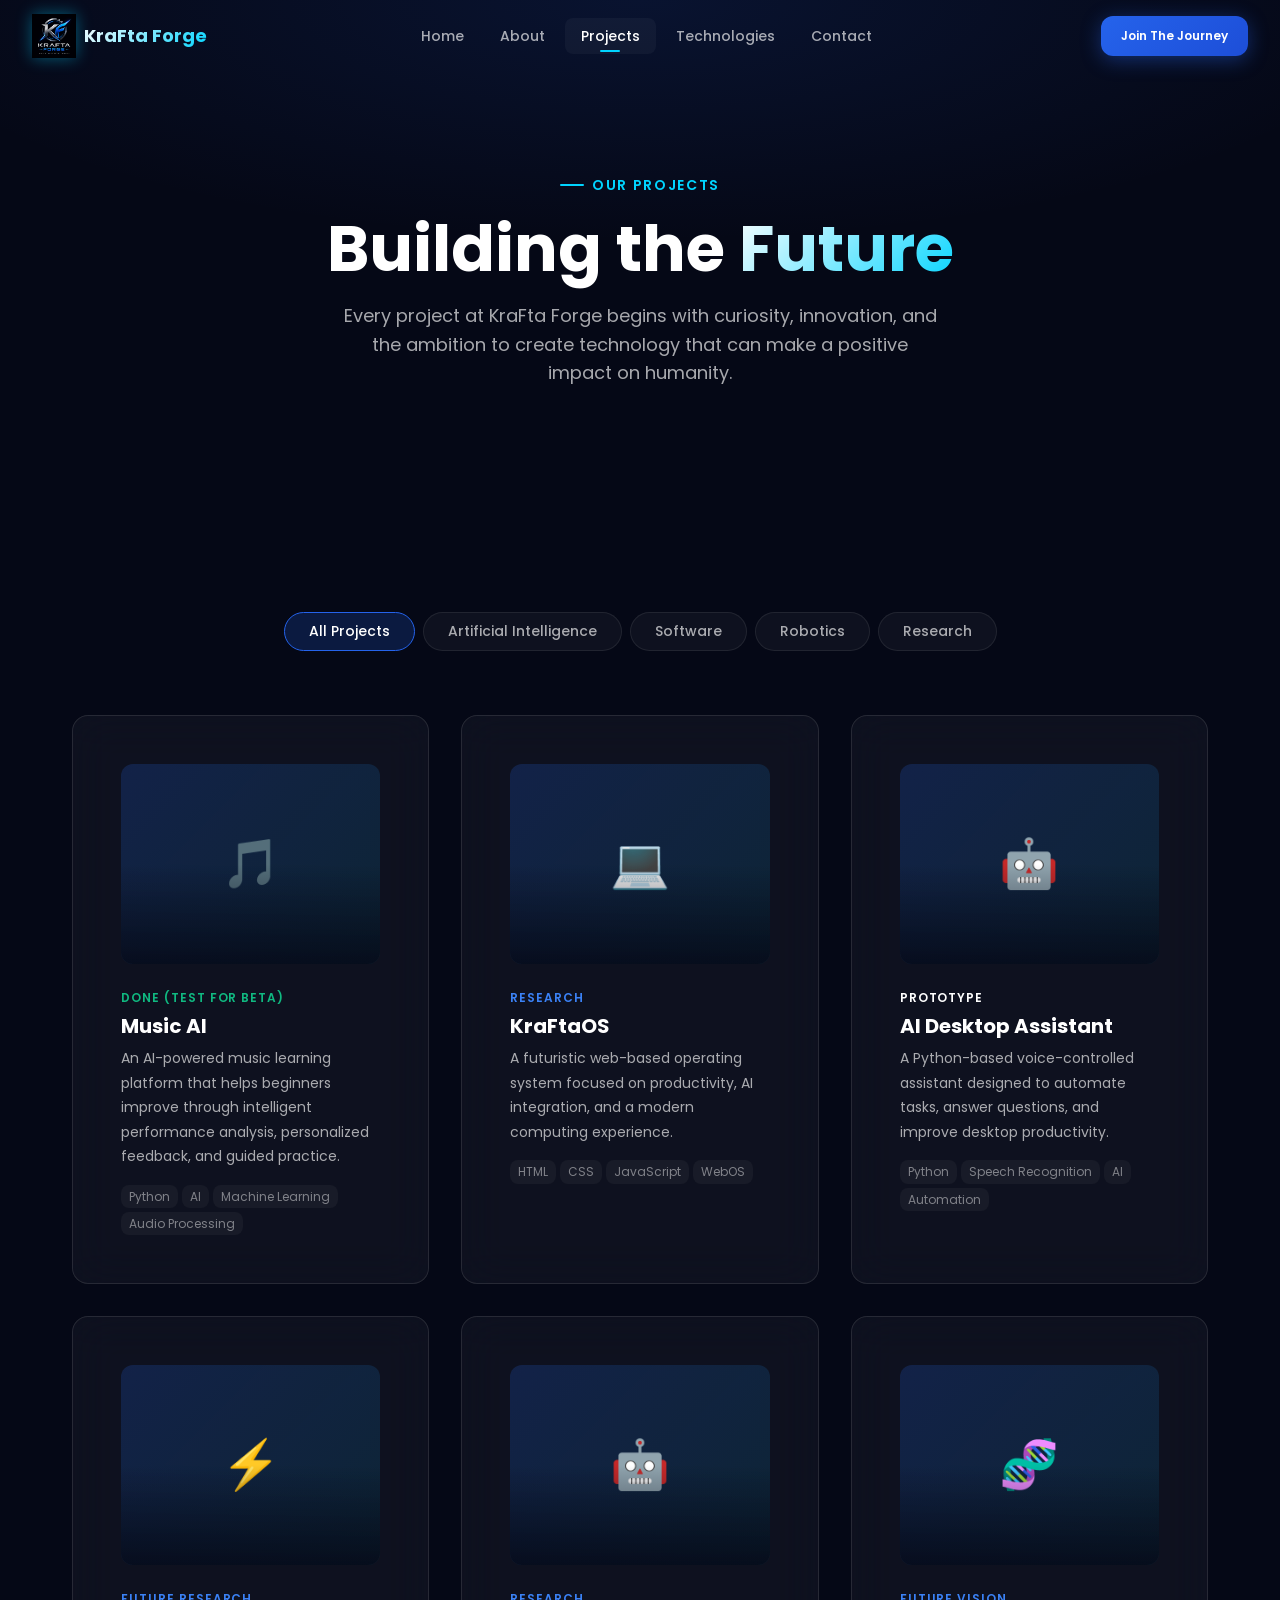
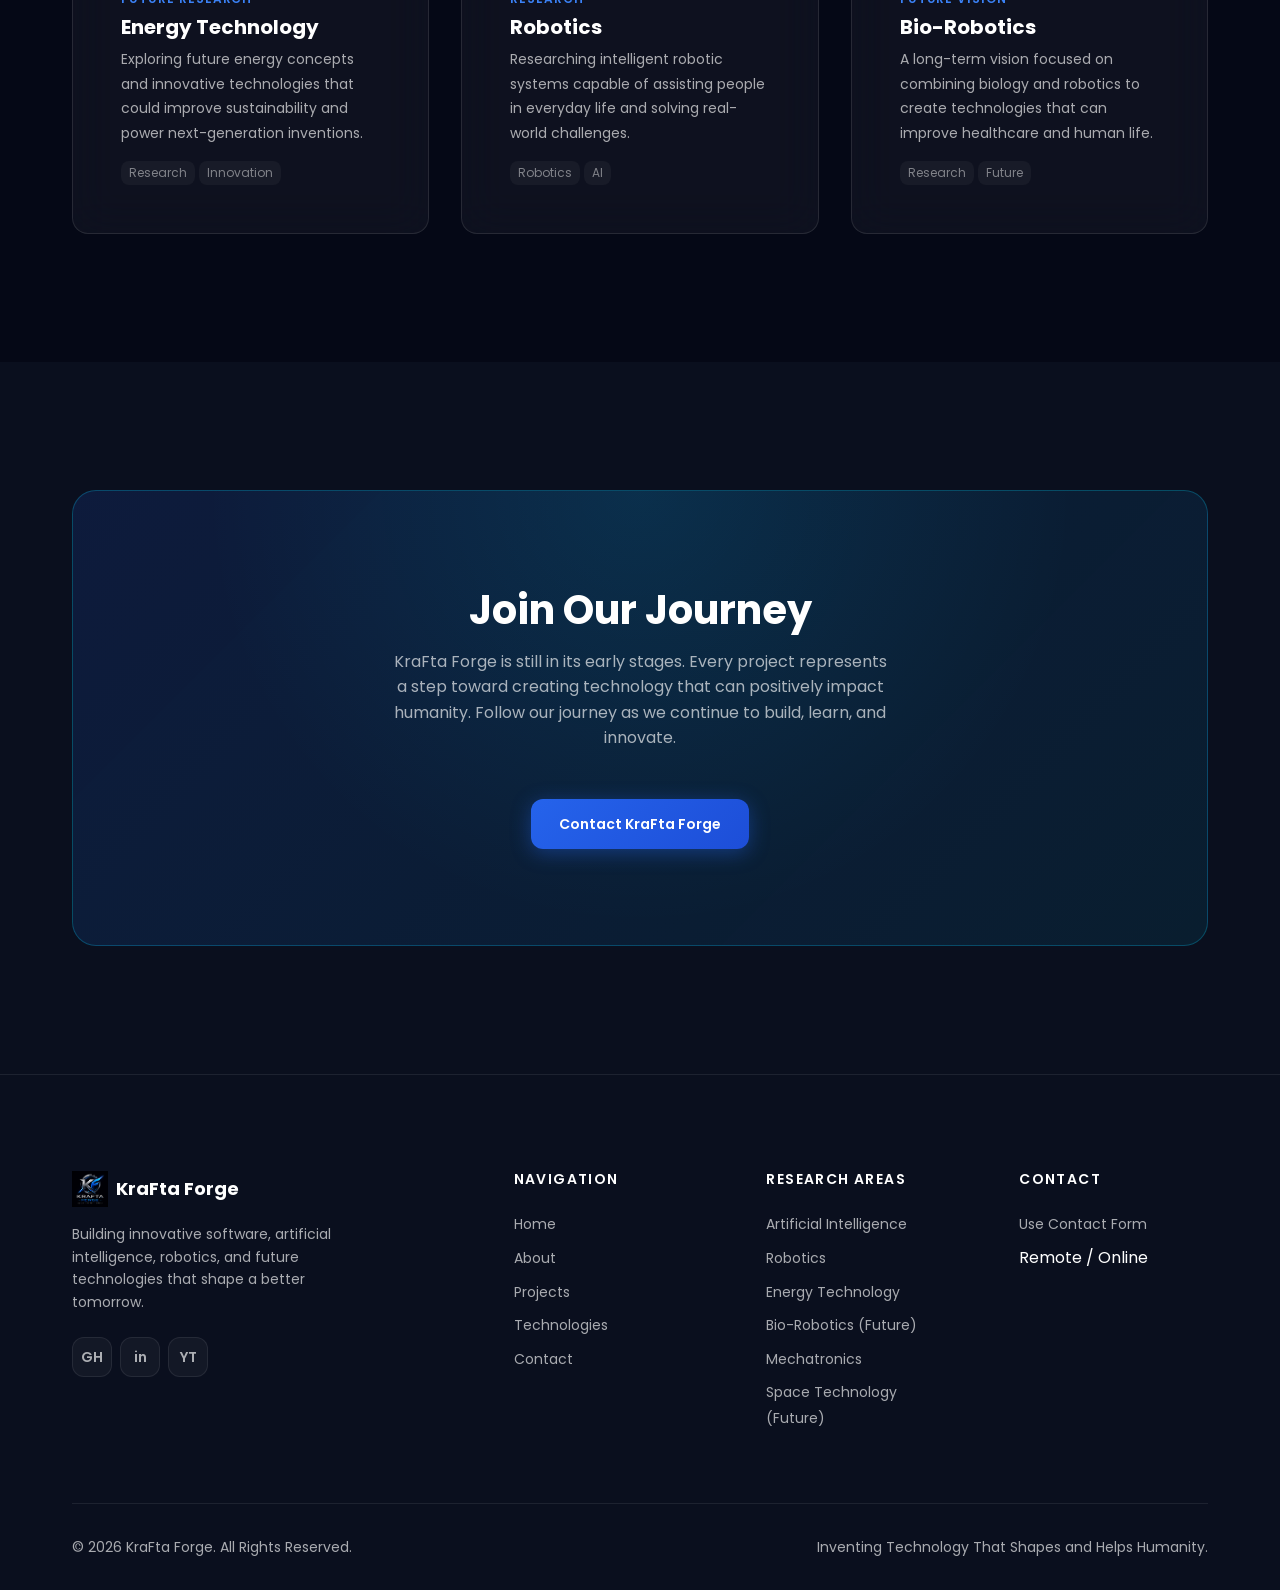
<file: projects.html>
<!DOCTYPE html>
<html lang="en">
<head>
  <meta charset="UTF-8">
  <meta name="viewport" content="width=device-width, initial-scale=1.0">
  <meta name="description" content="Explore the projects of KraFta Forge, a student-led startup building innovative software, artificial intelligence, robotics, and future technologies.">
  <meta name="theme-color" content="#050816">
  <title>Projects — KraFta Forge</title>
  <link rel="preconnect" href="https://fonts.googleapis.com">
  <link rel="preconnect" href="https://fonts.gstatic.com" crossorigin>
  <link href="https://fonts.googleapis.com/css2?family=Poppins:wght@300;400;500;600;700;800&display=swap" rel="stylesheet">
  <link rel="icon" type="image/png" href="images/logo.png">
  <link rel="stylesheet" href="style.css">
</head>
<body class="no-scroll">

  <div class="loader" role="status" aria-label="Loading">
    <img src="images/logo.png" alt="" class="loader__logo" width="80" height="80">
    <div class="loader__bar"><div class="loader__bar-fill"></div></div>
    <span class="loader__text">Initializing</span>
  </div>

  <a href="#main-content" class="skip-link">Skip to main content</a>

  <header>
    <nav class="nav" aria-label="Main navigation">
      <div class="nav__inner">
        <a href="index.html" class="nav__logo" aria-label="KraFta Forge Home">
          <img src="images/logo.png" alt="KraFta Forge logo" width="44" height="44">
          <span class="nav__logo-text">KraFta Forge</span>
        </a>
        <ul class="nav__links" role="list">
          <li><a href="index.html" class="nav__link">Home</a></li>
          <li><a href="about.html" class="nav__link">About</a></li>
          <li><a href="projects.html" class="nav__link">Projects</a></li>
          <li><a href="technologies.html" class="nav__link">Technologies</a></li>
          <li><a href="contact.html" class="nav__link">Contact</a></li>
        </ul>
        <a href="contact.html" class="btn btn--primary btn--sm nav__cta">Join The Journey</a>
        <button class="nav__toggle" aria-label="Toggle navigation menu" aria-expanded="false">
          <span class="nav__toggle-bar"></span>
          <span class="nav__toggle-bar"></span>
          <span class="nav__toggle-bar"></span>
        </button>
      </div>
      <div class="nav__mobile" aria-hidden="true">
        <a href="index.html" class="nav__mobile-link">Home</a>
        <a href="about.html" class="nav__mobile-link">About</a>
        <a href="projects.html" class="nav__mobile-link">Projects</a>
        <a href="technologies.html" class="nav__mobile-link">Technologies</a>
        <a href="contact.html" class="nav__mobile-link">Contact</a>
      </div>
    </nav>
  </header>

  <main id="main-content">

    <section class="page-hero">
      <div class="page-hero__bg" aria-hidden="true"></div>
      <div class="container">
        <span class="section-label reveal">Our Projects</span>
        <h1 class="reveal">Building the <span class="text-gradient">Future</span></h1>
        <p class="reveal">Every project at KraFta Forge begins with curiosity, innovation, and the ambition to create technology that can make a positive impact on humanity.</p>
      </div>
    </section>

    <section class="section">
      <div class="container">

        <!-- Filter Tabs -->
        <div class="filter-tabs reveal" role="tablist">
    <button class="filter-tab active">All Projects</button>
    <button class="filter-tab">Artificial Intelligence</button>
    <button class="filter-tab">Software</button>
    <button class="filter-tab">Robotics</button>
    <button class="filter-tab">Research</button>
</div>

        <div class="grid grid--3">

          <a href="https://kmusic-ai.vercel.app/" class="card project-card reveal" aria-label="KMusic AI — open application">

<div class="project-card__image">🎵</div>

<div class="project-card__meta">
<span class="project-card__status project-card__status--live">
Done (Test For Beta)
</span>
</div>

<h3 class="card__title">
Music AI
</h3>

<p class="card__text">
An AI-powered music learning platform that helps beginners improve through intelligent performance analysis, personalized feedback, and guided practice.
</p>

<div class="tech-card__stack">
<span>Python</span>
<span>AI</span>
<span>Machine Learning</span>
<span>Audio Processing</span>
</div>

</a>

<article class="card project-card reveal">

<div class="project-card__image">💻</div>

<div class="project-card__meta">
<span class="project-card__status project-card__status--research">
Research
</span>
</div>

<h3 class="card__title">
KraFtaOS
</h3>

<p class="card__text">
A futuristic web-based operating system focused on productivity, AI integration, and a modern computing experience.
</p>

<div class="tech-card__stack">
<span>HTML</span>
<span>CSS</span>
<span>JavaScript</span>
<span>WebOS</span>
</div>

</article>

<article class="card project-card reveal">

<div class="project-card__image">🤖</div>

<div class="project-card__meta">
<span class="project-card__status project-card__status--prototype">
Prototype
</span>
</div>

<h3 class="card__title">
AI Desktop Assistant
</h3>

<p class="card__text">
A Python-based voice-controlled assistant designed to automate tasks, answer questions, and improve desktop productivity.
</p>

<div class="tech-card__stack">
<span>Python</span>
<span>Speech Recognition</span>
<span>AI</span>
<span>Automation</span>
</div>

</article>

<article class="card project-card reveal">

<div class="project-card__image">⚡</div>

<div class="project-card__meta">
<span class="project-card__status project-card__status--research">
Future Research
</span>
</div>

<h3 class="card__title">
Energy Technology
</h3>

<p class="card__text">
Exploring future energy concepts and innovative technologies that could improve sustainability and power next-generation inventions.
</p>

<div class="tech-card__stack">
<span>Research</span>
<span>Innovation</span>
</div>

</article>

<article class="card project-card reveal">

<div class="project-card__image">🤖</div>

<div class="project-card__meta">
<span class="project-card__status project-card__status--research">
Research
</span>
</div>

<h3 class="card__title">
Robotics
</h3>

<p class="card__text">
Researching intelligent robotic systems capable of assisting people in everyday life and solving real-world challenges.
</p>

<div class="tech-card__stack">
<span>Robotics</span>
<span>AI</span>
</div>

</article>

<article class="card project-card reveal">

<div class="project-card__image">🧬</div>

<div class="project-card__meta">
<span class="project-card__status project-card__status--research">
Future Vision
</span>
</div>

<h3 class="card__title">
Bio-Robotics
</h3>

<p class="card__text">
A long-term vision focused on combining biology and robotics to create technologies that can improve healthcare and human life.
</p>

<div class="tech-card__stack">
<span>Research</span>
<span>Future</span>
</div>

</article>
      
        </div>
      </div>
    </section>

    <section class="section" style="background: var(--color-bg-secondary);">
      <div class="container">
        <div class="cta-banner reveal-scale">
          <h2>Join Our Journey</h2>
          <p>KraFta Forge is still in its early stages. Every project represents a step toward creating technology that can positively impact humanity. Follow our journey as we continue to build, learn, and innovate.</p>
          <a href="contact.html" class="btn btn--primary">Contact KraFta Forge</a>
        </div>
      </div>
    </section>

  </main>

<footer class="footer">
  <div class="container">

    <div class="footer__grid">

      <!-- Brand -->
      <div class="footer__brand">
        <a href="index.html" class="footer__logo">
          <img src="images/logo.png" alt="KraFta Forge Logo" width="36" height="36">
          KraFta Forge
        </a>

        <p>
          Building innovative software, artificial intelligence, robotics,
          and future technologies that shape a better tomorrow.
        </p>

        <div class="footer__social">
          <a href="#" class="footer__social-link" aria-label="GitHub">GH</a>
          <a href="#" class="footer__social-link" aria-label="LinkedIn">in</a>
          <a href="#" class="footer__social-link" aria-label="YouTube">YT</a>
        </div>
      </div>

      <!-- Navigation -->
      <div>
        <h4 class="footer__heading">Navigation</h4>

        <ul class="footer__links" role="list">
          <li><a href="index.html">Home</a></li>
          <li><a href="about.html">About</a></li>
          <li><a href="projects.html">Projects</a></li>
          <li><a href="technologies.html">Technologies</a></li>
          <li><a href="contact.html">Contact</a></li>
        </ul>
      </div>

      <!-- Research Areas -->
      <div>
        <h4 class="footer__heading">Research Areas</h4>

        <ul class="footer__links" role="list">
          <li><a href="technologies.html">Artificial Intelligence</a></li>
          <li><a href="technologies.html">Robotics</a></li>
          <li><a href="technologies.html">Energy Technology</a></li>
          <li><a href="technologies.html">Bio-Robotics (Future)</a></li>
          <li><a href="technologies.html">Mechatronics</a></li>
          <li><a href="technologies.html">Space Technology (Future)</a></li>
        </ul>
      </div>

      <!-- Contact -->
      <div>
        <h4 class="footer__heading">Contact</h4>

        <ul class="footer__links" role="list">
          <li><a href="contact.html">Use Contact Form</a></li>
          <li>Remote / Online</li>
        </ul>
      </div>

    </div>

    <div class="footer__bottom">

      <p>
        © 2026 KraFta Forge. All Rights Reserved.
      </p>

      <p>
        Inventing Technology That Shapes and Helps Humanity.
      </p>

    </div>

  </div>
</footer>

  <button class="back-to-top" aria-label="Back to top">
    <svg viewBox="0 0 24 24" fill="none" stroke="currentColor" stroke-width="2" aria-hidden="true">
      <path d="M18 15l-6-6-6 6"/>
    </svg>
  </button>

  <script src="script.js"></script>
</body>
</html>
</file>
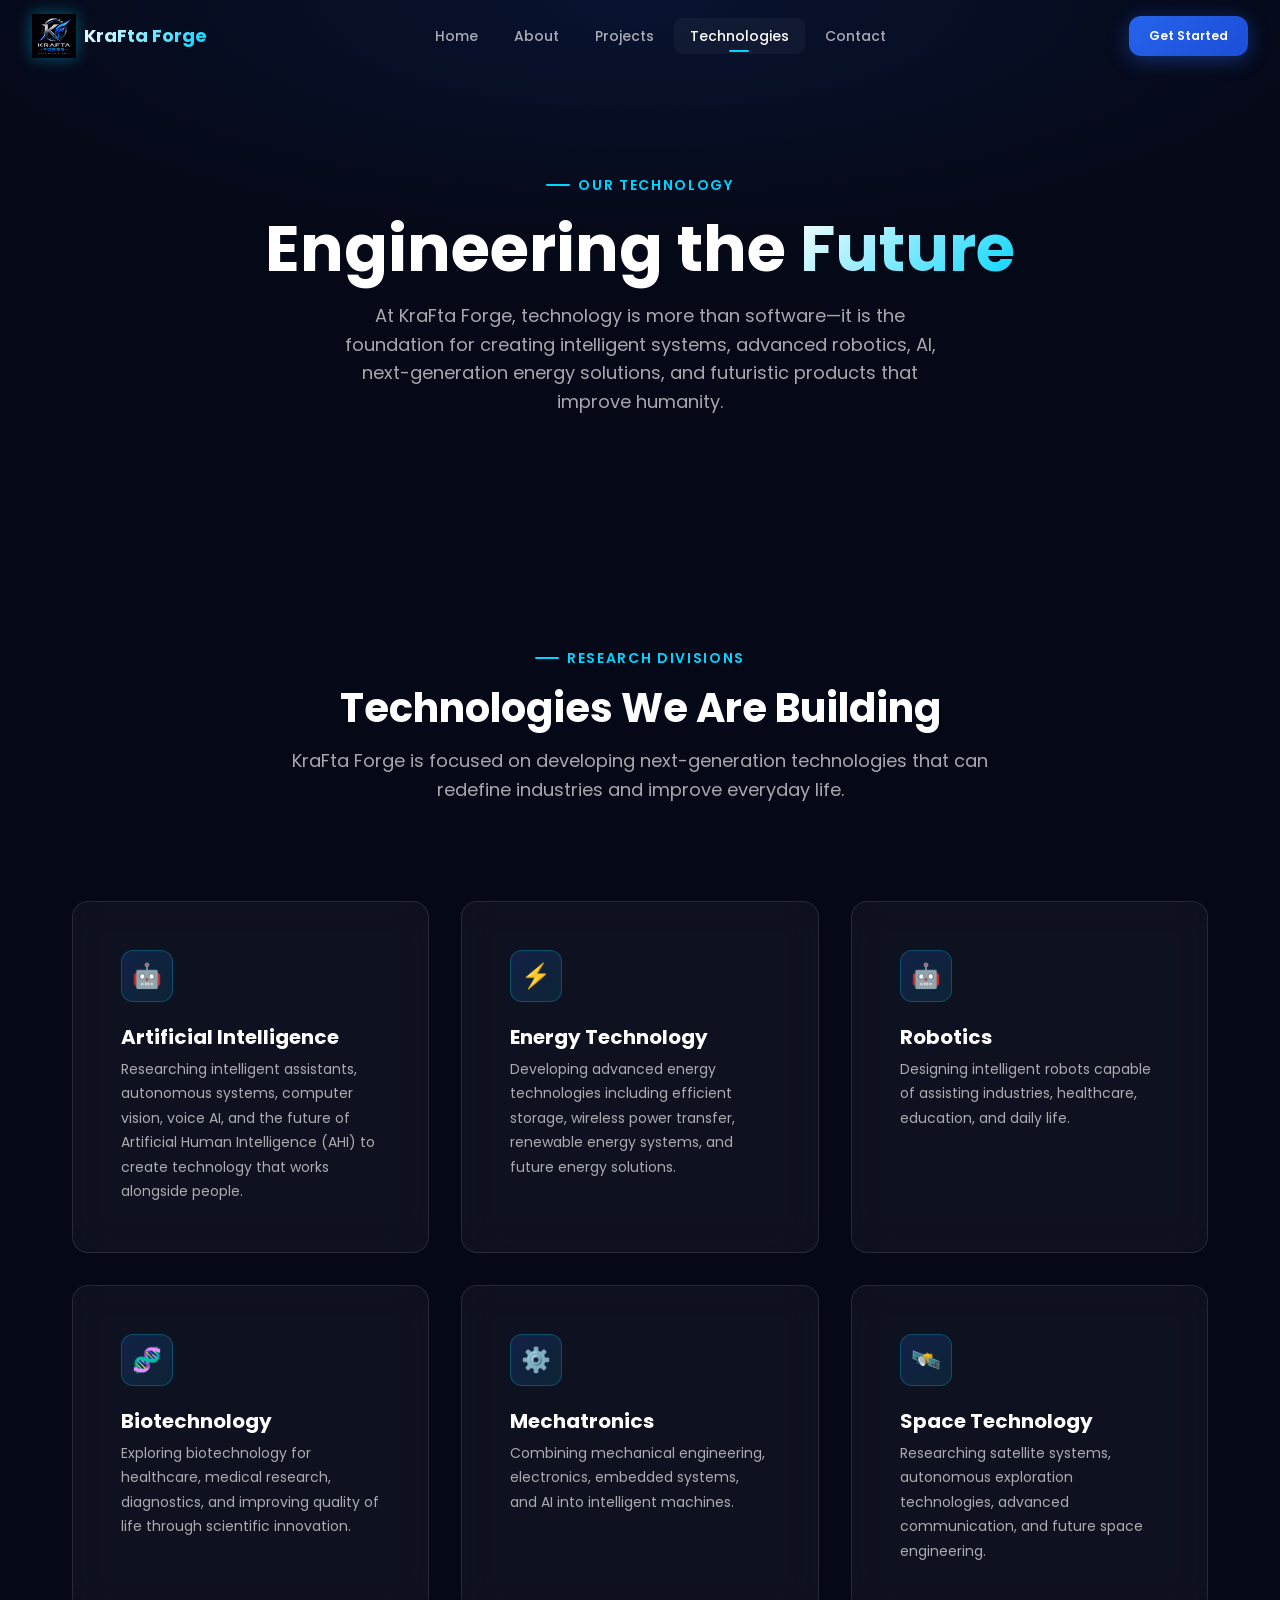
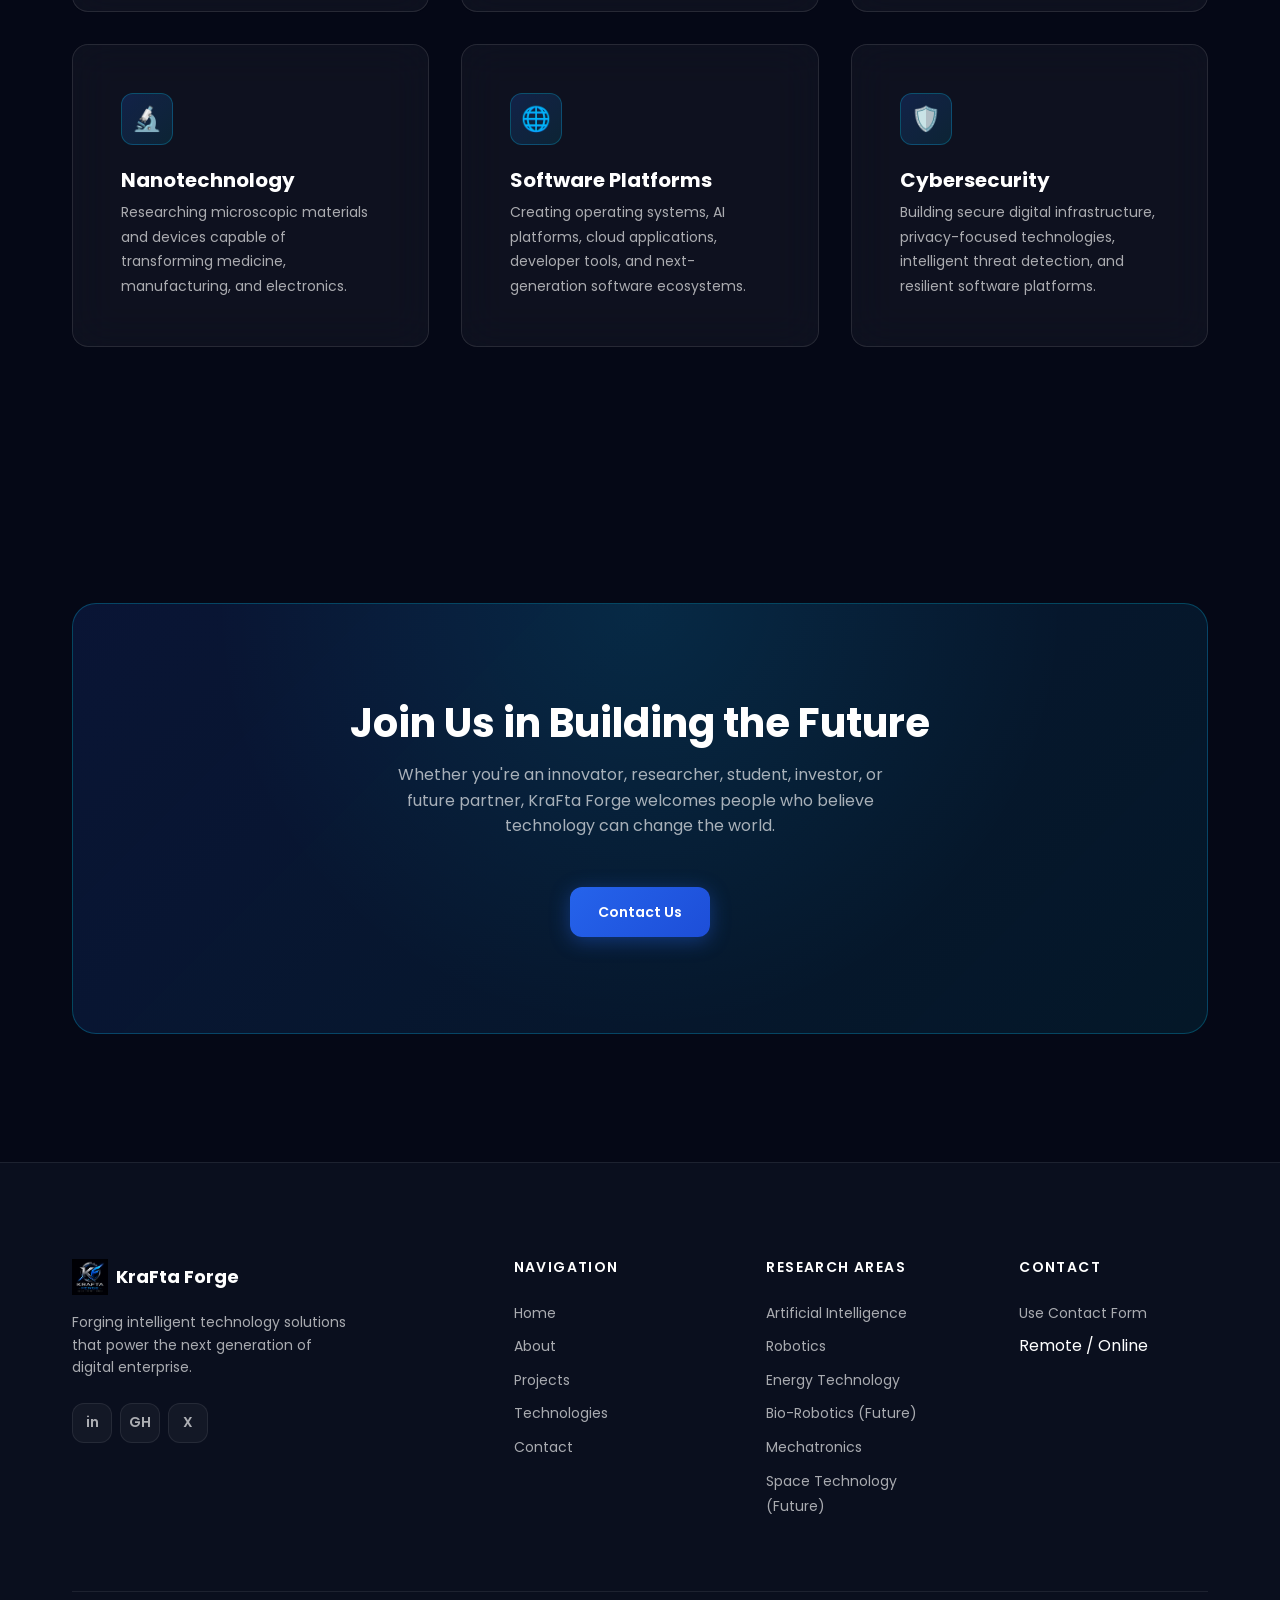
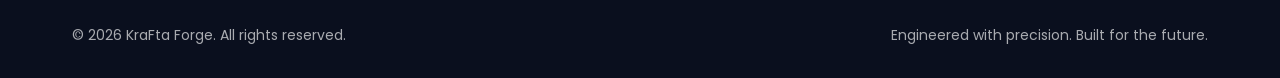
<file: technologies.html>
<!DOCTYPE html>
<html lang="en">
<head>
  <meta charset="UTF-8">
  <meta name="viewport" content="width=device-width, initial-scale=1.0">
  <meta name="description" content="Discover the technologies KraFta Forge masters — from AI and cloud platforms to modern frameworks, databases, and DevOps tooling.">
  <meta name="theme-color" content="#050816">
  <title>Technologies — KraFta Forge</title>
  <link rel="preconnect" href="https://fonts.googleapis.com">
  <link rel="preconnect" href="https://fonts.gstatic.com" crossorigin>
  <link href="https://fonts.googleapis.com/css2?family=Poppins:wght@300;400;500;600;700;800&display=swap" rel="stylesheet">
  <link rel="icon" type="image/png" href="images/logo.png">
  <link rel="stylesheet" href="style.css">
</head>
<body class="no-scroll">

  <div class="loader" role="status" aria-label="Loading">
    <img src="images/logo.png" alt="" class="loader__logo" width="80" height="80">
    <div class="loader__bar"><div class="loader__bar-fill"></div></div>
    <span class="loader__text">Initializing</span>
  </div>

  <a href="#main-content" class="skip-link">Skip to main content</a>

  <header>
    <nav class="nav" aria-label="Main navigation">
      <div class="nav__inner">
        <a href="index.html" class="nav__logo" aria-label="KraFta Forge Home">
          <img src="images/logo.png" alt="KraFta Forge logo" width="44" height="44">
          <span class="nav__logo-text">KraFta Forge</span>
        </a>
        <ul class="nav__links" role="list">
          <li><a href="index.html" class="nav__link">Home</a></li>
          <li><a href="about.html" class="nav__link">About</a></li>
          <li><a href="projects.html" class="nav__link">Projects</a></li>
          <li><a href="technologies.html" class="nav__link">Technologies</a></li>
          <li><a href="contact.html" class="nav__link">Contact</a></li>
        </ul>
        <a href="contact.html" class="btn btn--primary btn--sm nav__cta">Get Started</a>
        <button class="nav__toggle" aria-label="Toggle navigation menu" aria-expanded="false">
          <span class="nav__toggle-bar"></span>
          <span class="nav__toggle-bar"></span>
          <span class="nav__toggle-bar"></span>
        </button>
      </div>
      <div class="nav__mobile" aria-hidden="true">
        <a href="index.html" class="nav__mobile-link">Home</a>
        <a href="about.html" class="nav__mobile-link">About</a>
        <a href="projects.html" class="nav__mobile-link">Projects</a>
        <a href="technologies.html" class="nav__mobile-link">Technologies</a>
        <a href="contact.html" class="nav__mobile-link">Contact</a>
      </div>
    </nav>
  </header>

  <main id="main-content">

    <section class="page-hero">
      <div class="page-hero__bg" aria-hidden="true"></div>
      <div class="container">
       <span class="section-label reveal">Our Technology</span>

<h1 class="reveal">
Engineering the
<span class="text-gradient">Future</span>
</h1>

<p class="reveal">
At KraFta Forge, technology is more than software—it is the foundation for creating intelligent systems, advanced robotics, AI, next-generation energy solutions, and futuristic products that improve humanity.
</p> 
        
      </div>
    </section>

    
    <!-- Research Divisions -->

<section class="section">

<div class="container">

<div class="section-header reveal">

<span class="section-label">
Research Divisions
</span>

<h2>
Technologies We Are Building
</h2>

<p>
KraFta Forge is focused on developing next-generation technologies that can redefine industries and improve everyday life.
</p>

</div>



<div class="grid grid--3">

<article class="card reveal">
<div class="card__icon">🤖</div>
<h3 class="card__title">Artificial Intelligence</h3>

<p class="card__text">
Researching intelligent assistants, autonomous systems, computer vision, voice AI, and the future of Artificial Human Intelligence (AHI) to create technology that works alongside people.
</p>

</article>



<article class="card reveal reveal-delay-1">
<div class="card__icon">⚡</div>

<h3 class="card__title">Energy Technology</h3>

<p class="card__text">
Developing advanced energy technologies including efficient storage, wireless power transfer, renewable energy systems, and future energy solutions.
</p>

</article>



<article class="card reveal reveal-delay-2">
<div class="card__icon">🤖</div>

<h3 class="card__title">Robotics</h3>

<p class="card__text">

Designing intelligent robots capable of assisting industries, healthcare, education, and daily life.

</p>

</article>



<article class="card reveal">

<div class="card__icon">🧬</div>

<h3 class="card__title">Biotechnology</h3>

<p class="card__text">
Exploring biotechnology for healthcare, medical research, diagnostics, and improving quality of life through scientific innovation.
</p>

</article>



<article class="card reveal reveal-delay-1">

<div class="card__icon">⚙️</div>

<h3 class="card__title">Mechatronics</h3>

<p class="card__text">

Combining mechanical engineering, electronics, embedded systems, and AI into intelligent machines.

</p>

</article>



<article class="card reveal reveal-delay-2">

<div class="card__icon">🛰️</div>

<h3 class="card__title">Space Technology</h3>

<p class="card__text">
Researching satellite systems, autonomous exploration technologies, advanced communication, and future space engineering.
</p>

</article>



<article class="card reveal">

<div class="card__icon">🔬</div>

<h3 class="card__title">Nanotechnology</h3>

<p class="card__text">

Researching microscopic materials and devices capable of transforming medicine, manufacturing, and electronics.

</p>

</article>



<article class="card reveal reveal-delay-1">

<div class="card__icon">🌐</div>

<h3 class="card__title">Software Platforms</h3>

<p class="card__text">

Creating operating systems, AI platforms, cloud applications, developer tools, and next-generation software ecosystems.

</p>

</article>



<article class="card reveal reveal-delay-2">

<div class="card__icon">🛡️</div>

<h3 class="card__title">Cybersecurity</h3>

<p class="card__text">
Building secure digital infrastructure, privacy-focused technologies, intelligent threat detection, and resilient software platforms.
</p>

</article>

</div>

</div>

</section>


    <section class="section">
      <div class="container">
        <div class="cta-banner reveal-scale">
          <h2>
Join Us in Building the Future
</h2>

<p>
Whether you're an innovator, researcher, student, investor, or future partner, KraFta Forge welcomes people who believe technology can change the world.
</p>

<a href="contact.html" class="btn btn--primary">
Contact Us
</a>
        </div>
      </div>
    </section>

  </main>

  <footer class="footer">
    <div class="container">
      <div class="footer__grid">
        <div class="footer__brand">
          <a href="index.html" class="footer__logo">
            <img src="images/logo.png" alt="KraFta Forge logo" width="36" height="36">
            KraFta Forge
          </a>
          <p>Forging intelligent technology solutions that power the next generation of digital enterprise.</p>
          <div class="footer__social">
            <a href="#" class="footer__social-link" aria-label="LinkedIn">in</a>
            <a href="#" class="footer__social-link" aria-label="GitHub">GH</a>
            <a href="#" class="footer__social-link" aria-label="Twitter">X</a>
          </div>
        </div>
        <div>
          <h4 class="footer__heading">Navigation</h4>
          <ul class="footer__links" role="list">
            <li><a href="index.html">Home</a></li>
            <li><a href="about.html">About</a></li>
            <li><a href="projects.html">Projects</a></li>
            <li><a href="technologies.html">Technologies</a></li>
            <li><a href="contact.html">Contact</a></li>
          </ul>
        </div>
        <div>
          <h4 class="footer__heading">Research Areas</h4>
          <ul class="footer__links" role="list">
            <li><a href="technologies.html">Artificial Intelligence</a></li>
            <li><a href="technologies.html">Robotics</a></li>
            <li><a href="technologies.html">Energy Technology</a></li>
            <li><a href="technologies.html">Bio-Robotics (Future)</a></li>
            <li><a href="technologies.html">Mechatronics</a></li>
            <li><a href="technologies.html">Space Technology (Future)</a></li>
          </ul>
        </div>
        <div>
          <h4 class="footer__heading">Contact</h4>
          <ul class="footer__links" role="list">
            <li><a href="contact.html">Use Contact Form</a></li>
            <li>Remote / Online</li>
          </ul>
        </div>
      </div>
      <div class="footer__bottom">
        <p>&copy; 2026 KraFta Forge. All rights reserved.</p>
        <p>Engineered with precision. Built for the future.</p>
      </div>
    </div>
  </footer>

  <button class="back-to-top" aria-label="Back to top">
    <svg viewBox="0 0 24 24" fill="none" stroke="currentColor" stroke-width="2" aria-hidden="true">
      <path d="M18 15l-6-6-6 6"/>
    </svg>
  </button>

  <script src="script.js"></script>
</body>
</html>
</file>
<file: style.css>
/* ==========================================================================
   KraFta Forge — Global Stylesheet
   Dark futuristic theme · Glassmorphism · CSS Variables
   ========================================================================== */

/* --------------------------------------------------------------------------
   CSS Custom Properties
   -------------------------------------------------------------------------- */
:root {
  /* Colors */
  --color-primary: #2563EB;
  --color-primary-light: #3B82F6;
  --color-primary-dark: #1D4ED8;
  --color-accent: #00D4FF;
  --color-accent-glow: rgba(0, 212, 255, 0.4);
  --color-bg: #050816;
  --color-bg-secondary: #0a0f1e;
  --color-bg-tertiary: #111827;
  --color-surface: rgba(255, 255, 255, 0.04);
  --color-surface-hover: rgba(255, 255, 255, 0.08);
  --color-border: rgba(255, 255, 255, 0.08);
  --color-border-accent: rgba(0, 212, 255, 0.25);
  --color-text: #FFFFFF;
  --color-text-muted: rgba(255, 255, 255, 0.65);
  --color-text-subtle: rgba(255, 255, 255, 0.45);
  --color-success: #10B981;
  --color-error: #EF4444;

  /* Typography */
  --font-family: 'Poppins', -apple-system, BlinkMacSystemFont, 'Segoe UI', sans-serif;
  --font-size-xs: 0.75rem;
  --font-size-sm: 0.875rem;
  --font-size-base: 1rem;
  --font-size-lg: 1.125rem;
  --font-size-xl: 1.25rem;
  --font-size-2xl: 1.5rem;
  --font-size-3xl: 2rem;
  --font-size-4xl: 2.5rem;
  --font-size-5xl: 3.5rem;
  --font-size-6xl: 4.5rem;
  --line-height-tight: 1.15;
  --line-height-normal: 1.6;
  --line-height-relaxed: 1.75;

  /* Spacing */
  --space-xs: 0.25rem;
  --space-sm: 0.5rem;
  --space-md: 1rem;
  --space-lg: 1.5rem;
  --space-xl: 2rem;
  --space-2xl: 3rem;
  --space-3xl: 4rem;
  --space-4xl: 6rem;
  --space-5xl: 8rem;

  /* Layout */
  --container-max: 1200px;
  --container-wide: 1400px;
  --nav-height: 72px;
  --border-radius-sm: 8px;
  --border-radius-md: 12px;
  --border-radius-lg: 16px;
  --border-radius-xl: 24px;
  --border-radius-full: 9999px;

  /* Effects */
  --shadow-sm: 0 2px 8px rgba(0, 0, 0, 0.3);
  --shadow-md: 0 8px 32px rgba(0, 0, 0, 0.4);
  --shadow-lg: 0 16px 64px rgba(0, 0, 0, 0.5);
  --shadow-glow: 0 0 40px rgba(37, 99, 235, 0.3);
  --shadow-glow-accent: 0 0 40px rgba(0, 212, 255, 0.25);
  --glass-bg: rgba(255, 255, 255, 0.04);
  --glass-border: rgba(255, 255, 255, 0.1);
  --glass-blur: blur(20px);

  /* Transitions */
  --transition-fast: 150ms ease;
  --transition-base: 300ms ease;
  --transition-slow: 500ms ease;
  --transition-spring: 500ms cubic-bezier(0.34, 1.56, 0.64, 1);

  /* Z-index layers */
  --z-loading: 9999;
  --z-nav: 1000;
  --z-back-to-top: 900;
  --z-overlay: 800;
}

/* --------------------------------------------------------------------------
   Reset & Base
   -------------------------------------------------------------------------- */
*,
*::before,
*::after {
  box-sizing: border-box;
  margin: 0;
  padding: 0;
}

html {
  scroll-behavior: smooth;
  scroll-padding-top: var(--nav-height);
  font-size: 16px;
  -webkit-font-smoothing: antialiased;
  -moz-osx-font-smoothing: grayscale;
}

body {
  font-family: var(--font-family);
  font-size: var(--font-size-base);
  line-height: var(--line-height-normal);
  color: var(--color-text);
  background-color: var(--color-bg);
  overflow-x: hidden;
  min-height: 100vh;
}

body.no-scroll {
  overflow: hidden;
}

img {
  max-width: 100%;
  height: auto;
  display: block;
}

a {
  color: inherit;
  text-decoration: none;
  transition: color var(--transition-fast);
}

ul,
ol {
  list-style: none;
}

button {
  font-family: inherit;
  cursor: pointer;
  border: none;
  background: none;
}

input,
textarea,
select {
  font-family: inherit;
  font-size: inherit;
}

/* Custom Scrollbar */
::-webkit-scrollbar {
  width: 8px;
}

::-webkit-scrollbar-track {
  background: var(--color-bg-secondary);
}

::-webkit-scrollbar-thumb {
  background: linear-gradient(180deg, var(--color-primary), var(--color-accent));
  border-radius: var(--border-radius-full);
}

::-webkit-scrollbar-thumb:hover {
  background: var(--color-accent);
}

/* Firefox scrollbar */
* {
  scrollbar-width: thin;
  scrollbar-color: var(--color-primary) var(--color-bg-secondary);
}

/* Selection */
::selection {
  background: var(--color-primary);
  color: var(--color-text);
}

/* Focus visible for accessibility */
:focus-visible {
  outline: 2px solid var(--color-accent);
  outline-offset: 3px;
}

/* Skip link for accessibility */
.skip-link {
  position: absolute;
  top: -100%;
  left: var(--space-md);
  z-index: 10000;
  padding: var(--space-sm) var(--space-md);
  background: var(--color-primary);
  color: var(--color-text);
  border-radius: var(--border-radius-sm);
  font-weight: 600;
  transition: top var(--transition-fast);
}

.skip-link:focus {
  top: var(--space-md);
}

/* --------------------------------------------------------------------------
   Typography
   -------------------------------------------------------------------------- */
h1, h2, h3, h4, h5, h6 {
  line-height: var(--line-height-tight);
  font-weight: 700;
}

h1 { font-size: clamp(2.5rem, 5vw, var(--font-size-6xl)); }
h2 { font-size: clamp(2rem, 4vw, var(--font-size-4xl)); }
h3 { font-size: clamp(1.25rem, 2.5vw, var(--font-size-2xl)); }
h4 { font-size: var(--font-size-xl); }

p {
  color: var(--color-text-muted);
}

.text-gradient {
  background: linear-gradient(135deg, var(--color-text) 0%, var(--color-accent) 100%);
  -webkit-background-clip: text;
  -webkit-text-fill-color: transparent;
  background-clip: text;
}

.text-accent {
  color: var(--color-accent);
}

.text-muted {
  color: var(--color-text-muted);
}

.section-label {
  display: inline-flex;
  align-items: center;
  gap: var(--space-sm);
  font-size: var(--font-size-sm);
  font-weight: 600;
  text-transform: uppercase;
  letter-spacing: 0.12em;
  color: var(--color-accent);
  margin-bottom: var(--space-md);
}

.section-label::before {
  content: '';
  width: 24px;
  height: 2px;
  background: var(--color-accent);
  border-radius: var(--border-radius-full);
}

/* --------------------------------------------------------------------------
   Layout Utilities
   -------------------------------------------------------------------------- */
.container {
  width: 100%;
  max-width: var(--container-max);
  margin: 0 auto;
  padding: 0 var(--space-xl);
}

.container--wide {
  max-width: var(--container-wide);
}

.section {
  padding: var(--space-5xl) 0;
  position: relative;
}

.section--alt {
  background: var(--color-bg-secondary);
}

.section-header {
  text-align: center;
  max-width: 700px;
  margin: 0 auto var(--space-4xl);
}

.section-header p {
  margin-top: var(--space-md);
  font-size: var(--font-size-lg);
}

.grid {
  display: grid;
  gap: var(--space-xl);
}

.grid--2 { grid-template-columns: repeat(2, 1fr); }
.grid--3 { grid-template-columns: repeat(3, 1fr); }
.grid--4 { grid-template-columns: repeat(4, 1fr); }

.flex {
  display: flex;
}

.flex-center {
  display: flex;
  align-items: center;
  justify-content: center;
}

.mt-xl {
  margin-top: var(--space-3xl);
}

.flex-between {
  display: flex;
  align-items: center;
  justify-content: space-between;
}

/* --------------------------------------------------------------------------
   Loading Screen
   -------------------------------------------------------------------------- */
.loader {
  position: fixed;
  inset: 0;
  z-index: var(--z-loading);
  display: flex;
  flex-direction: column;
  align-items: center;
  justify-content: center;
  gap: var(--space-xl);
  background: var(--color-bg);
  transition: opacity 0.6s ease, visibility 0.6s ease;
}

.loader.hidden {
  opacity: 0;
  visibility: hidden;
  pointer-events: none;
}

.loader__logo {
  width: 80px;
  height: 80px;
  object-fit: contain;
  animation: loaderPulse 1.5s ease-in-out infinite;
}

.loader__bar {
  width: 200px;
  height: 3px;
  background: var(--color-surface);
  border-radius: var(--border-radius-full);
  overflow: hidden;
}

.loader__bar-fill {
  height: 100%;
  width: 0%;
  background: linear-gradient(90deg, var(--color-primary), var(--color-accent));
  border-radius: var(--border-radius-full);
  animation: loaderFill 1.2s ease forwards;
}

.loader__text {
  font-size: var(--font-size-sm);
  color: var(--color-text-subtle);
  letter-spacing: 0.2em;
  text-transform: uppercase;
}

@keyframes loaderPulse {
  0%, 100% { transform: scale(1); opacity: 1; }
  50% { transform: scale(1.08); opacity: 0.85; }
}

@keyframes loaderFill {
  to { width: 100%; }
}

/* --------------------------------------------------------------------------
   Navigation
   -------------------------------------------------------------------------- */
.nav {
  position: fixed;
  top: 0;
  left: 0;
  right: 0;
  z-index: var(--z-nav);
  height: var(--nav-height);
  transition: background var(--transition-base), box-shadow var(--transition-base),
              backdrop-filter var(--transition-base);
}

.nav.scrolled {
  background: rgba(5, 8, 22, 0.85);
  backdrop-filter: var(--glass-blur);
  -webkit-backdrop-filter: var(--glass-blur);
  border-bottom: 1px solid var(--color-border);
  box-shadow: var(--shadow-sm);
}

.nav__inner {
  display: flex;
  align-items: center;
  justify-content: space-between;
  height: 100%;
  max-width: var(--container-wide);
  margin: 0 auto;
  padding: 0 var(--space-xl);
}

.nav__logo {
  display: flex;
  align-items: center;
  gap: var(--space-sm);
  font-weight: 700;
  font-size: var(--font-size-lg);
  z-index: 10;
}

.nav__logo img {
  width: 44px;
  height: 44px;
  object-fit: contain;
  filter: drop-shadow(0 0 8px var(--color-accent-glow));
  transition: transform var(--transition-base);
}

.nav__logo:hover img {
  transform: scale(1.05);
}

.nav__logo-text {
  background: linear-gradient(135deg, var(--color-text), var(--color-accent));
  -webkit-background-clip: text;
  -webkit-text-fill-color: transparent;
  background-clip: text;
}

.nav__links {
  display: flex;
  align-items: center;
  gap: var(--space-xs);
}

.nav__link {
  position: relative;
  padding: var(--space-sm) var(--space-md);
  font-size: var(--font-size-sm);
  font-weight: 500;
  color: var(--color-text-muted);
  border-radius: var(--border-radius-sm);
  transition: color var(--transition-fast), background var(--transition-fast);
}

.nav__link:hover,
.nav__link.active {
  color: var(--color-text);
}

.nav__link.active {
  background: var(--color-surface);
}

.nav__link::after {
  content: '';
  position: absolute;
  bottom: 2px;
  left: 50%;
  transform: translateX(-50%) scaleX(0);
  width: 20px;
  height: 2px;
  background: var(--color-accent);
  border-radius: var(--border-radius-full);
  transition: transform var(--transition-base);
}

.nav__link:hover::after,
.nav__link.active::after {
  transform: translateX(-50%) scaleX(1);
}

.nav__cta {
  margin-left: var(--space-md);
}

/* Mobile menu toggle */
.nav__toggle {
  display: none;
  flex-direction: column;
  justify-content: center;
  gap: 5px;
  width: 40px;
  height: 40px;
  padding: var(--space-sm);
  z-index: 10;
  border-radius: var(--border-radius-sm);
  transition: background var(--transition-fast);
}

.nav__toggle:hover {
  background: var(--color-surface);
}

.nav__toggle-bar {
  display: block;
  width: 100%;
  height: 2px;
  background: var(--color-text);
  border-radius: var(--border-radius-full);
  transition: transform var(--transition-base), opacity var(--transition-base);
}

.nav__toggle.active .nav__toggle-bar:nth-child(1) {
  transform: translateY(7px) rotate(45deg);
}

.nav__toggle.active .nav__toggle-bar:nth-child(2) {
  opacity: 0;
}

.nav__toggle.active .nav__toggle-bar:nth-child(3) {
  transform: translateY(-7px) rotate(-45deg);
}

/* Mobile navigation overlay */
.nav__mobile {
  display: none;
  position: fixed;
  inset: 0;
  z-index: 9;
  background: rgba(5, 8, 22, 0.97);
  backdrop-filter: blur(30px);
  -webkit-backdrop-filter: blur(30px);
  flex-direction: column;
  align-items: center;
  justify-content: center;
  gap: var(--space-lg);
  opacity: 0;
  visibility: hidden;
  transition: opacity var(--transition-base), visibility var(--transition-base);
}

.nav__mobile.open {
  opacity: 1;
  visibility: visible;
}

.nav__mobile-link {
  font-size: var(--font-size-2xl);
  font-weight: 600;
  color: var(--color-text-muted);
  transition: color var(--transition-fast);
  padding: var(--space-sm) var(--space-xl);
}

.nav__mobile-link:hover,
.nav__mobile-link.active {
  color: var(--color-accent);
}

/* --------------------------------------------------------------------------
   Buttons
   -------------------------------------------------------------------------- */
.btn {
  display: inline-flex;
  align-items: center;
  justify-content: center;
  gap: var(--space-sm);
  padding: 0.875rem 1.75rem;
  font-size: var(--font-size-sm);
  font-weight: 600;
  border-radius: var(--border-radius-md);
  transition: all var(--transition-base);
  position: relative;
  overflow: hidden;
  white-space: nowrap;
}

.btn::before {
  content: '';
  position: absolute;
  inset: 0;
  background: linear-gradient(135deg, transparent 40%, rgba(255,255,255,0.1) 50%, transparent 60%);
  transform: translateX(-100%);
  transition: transform 0.6s ease;
}

.btn:hover::before {
  transform: translateX(100%);
}

.btn--primary {
  background: linear-gradient(135deg, var(--color-primary), var(--color-primary-dark));
  color: var(--color-text);
  box-shadow: 0 4px 20px rgba(37, 99, 235, 0.4);
}

.btn--primary:hover {
  transform: translateY(-2px);
  box-shadow: 0 8px 30px rgba(37, 99, 235, 0.5);
}

.btn--outline {
  background: transparent;
  color: var(--color-text);
  border: 1px solid var(--color-border-accent);
}

.btn--outline:hover {
  background: var(--color-surface);
  border-color: var(--color-accent);
  transform: translateY(-2px);
  box-shadow: var(--shadow-glow-accent);
}

.btn--ghost {
  background: var(--color-surface);
  color: var(--color-text);
  border: 1px solid var(--color-border);
}

.btn--ghost:hover {
  background: var(--color-surface-hover);
  border-color: var(--color-border-accent);
}

.btn--sm {
  padding: 0.625rem 1.25rem;
  font-size: var(--font-size-xs);
}

.btn__icon {
  width: 18px;
  height: 18px;
  transition: transform var(--transition-base);
}

.btn:hover .btn__icon {
  transform: translateX(3px);
}

/* --------------------------------------------------------------------------
   Hero Section
   -------------------------------------------------------------------------- */
.hero {
  min-height: 100vh;
  display: flex;
  align-items: center;
  position: relative;
  padding-top: var(--nav-height);
  overflow: hidden;
}

.hero__bg {
  position: absolute;
  inset: 0;
  pointer-events: none;
}

.hero__grid {
  position: absolute;
  inset: 0;
  background-image:
    linear-gradient(rgba(37, 99, 235, 0.05) 1px, transparent 1px),
    linear-gradient(90deg, rgba(37, 99, 235, 0.05) 1px, transparent 1px);
  background-size: 60px 60px;
  mask-image: radial-gradient(ellipse 80% 60% at 50% 50%, black 20%, transparent 70%);
  -webkit-mask-image: radial-gradient(ellipse 80% 60% at 50% 50%, black 20%, transparent 70%);
}

.hero__orb {
  position: absolute;
  border-radius: 50%;
  filter: blur(80px);
  animation: orbFloat 8s ease-in-out infinite;
}

.hero__orb--1 {
  width: 500px;
  height: 500px;
  background: rgba(37, 99, 235, 0.15);
  top: -10%;
  right: -5%;
  animation-delay: 0s;
}

.hero__orb--2 {
  width: 400px;
  height: 400px;
  background: rgba(0, 212, 255, 0.1);
  bottom: 10%;
  left: -10%;
  animation-delay: -4s;
}

.hero__orb--3 {
  width: 300px;
  height: 300px;
  background: rgba(37, 99, 235, 0.08);
  top: 40%;
  left: 40%;
  animation-delay: -2s;
}

@keyframes orbFloat {
  0%, 100% { transform: translate(0, 0) scale(1); }
  33% { transform: translate(30px, -20px) scale(1.05); }
  66% { transform: translate(-20px, 15px) scale(0.95); }
}

.hero__content {
  position: relative;
  z-index: 1;
  max-width: 800px;
}

.hero__badge {
  display: inline-flex;
  align-items: center;
  gap: var(--space-sm);
  padding: var(--space-sm) var(--space-md);
  background: var(--glass-bg);
  border: 1px solid var(--color-border-accent);
  border-radius: var(--border-radius-full);
  font-size: var(--font-size-sm);
  color: var(--color-accent);
  margin-bottom: var(--space-xl);
  backdrop-filter: var(--glass-blur);
  animation: fadeInUp 0.8s ease forwards;
}

.hero__badge-dot {
  width: 8px;
  height: 8px;
  background: var(--color-accent);
  border-radius: 50%;
  animation: pulse 2s ease infinite;
}

@keyframes pulse {
  0%, 100% { opacity: 1; transform: scale(1); }
  50% { opacity: 0.5; transform: scale(0.8); }
}

.hero__title {
  margin-bottom: var(--space-lg);
  animation: fadeInUp 0.8s ease 0.1s both;
}

.hero__subtitle {
  font-size: clamp(1rem, 2vw, var(--font-size-xl));
  color: var(--color-text-muted);
  margin-bottom: var(--space-2xl);
  max-width: 600px;
  line-height: var(--line-height-relaxed);
  animation: fadeInUp 0.8s ease 0.2s both;
}

.hero__actions {
  display: flex;
  flex-wrap: wrap;
  gap: var(--space-md);
  animation: fadeInUp 0.8s ease 0.3s both;
}

.hero__stats {
  display: flex;
  flex-wrap: wrap;
  gap: var(--space-2xl);
  margin-top: var(--space-4xl);
  padding-top: var(--space-2xl);
  border-top: 1px solid var(--color-border);
  animation: fadeInUp 0.8s ease 0.4s both;
}

.hero__stat-value {
  font-size: var(--font-size-3xl);
  font-weight: 700;
  color: var(--color-text);
  line-height: 1;
}

.hero__stat-value span {
  color: var(--color-accent);
}

.hero__stat-label {
  font-size: var(--font-size-sm);
  color: var(--color-text-subtle);
  margin-top: var(--space-xs);
}

/* Page hero (inner pages) */
.page-hero {
  padding: calc(var(--nav-height) + var(--space-4xl)) 0 var(--space-4xl);
  text-align: center;
  position: relative;
  overflow: hidden;
}

.page-hero__bg {
  position: absolute;
  inset: 0;
  background: radial-gradient(ellipse 60% 50% at 50% 0%, rgba(37, 99, 235, 0.12), transparent);
  pointer-events: none;
}

.page-hero h1 {
  margin-bottom: var(--space-md);
}

.page-hero .section-label,
.page-hero h1,
.page-hero p {
  animation: fadeInUp 0.8s ease both;
}

.page-hero h1 { animation-delay: 0.1s; }
.page-hero p { animation-delay: 0.2s; }

.page-hero p {
  font-size: var(--font-size-lg);
  max-width: 600px;
  margin: 0 auto;
}

/* --------------------------------------------------------------------------
   Glass Cards
   -------------------------------------------------------------------------- */
.card {
  background: var(--glass-bg);
  border: 1px solid var(--glass-border);
  border-radius: var(--border-radius-lg);
  padding: var(--space-2xl);
  backdrop-filter: var(--glass-blur);
  -webkit-backdrop-filter: var(--glass-blur);
  transition: transform var(--transition-base), border-color var(--transition-base),
              box-shadow var(--transition-base);
  position: relative;
  overflow: hidden;
}

.card::before {
  content: '';
  position: absolute;
  top: 0;
  left: 0;
  right: 0;
  height: 1px;
  background: linear-gradient(90deg, transparent, rgba(0, 212, 255, 0.3), transparent);
  opacity: 0;
  transition: opacity var(--transition-base);
}

.card:hover {
  transform: translateY(-4px);
  border-color: var(--color-border-accent);
  box-shadow: var(--shadow-glow-accent);
}

.card:hover::before {
  opacity: 1;
}

.card__icon {
  width: 52px;
  height: 52px;
  display: flex;
  align-items: center;
  justify-content: center;
  background: linear-gradient(135deg, rgba(37, 99, 235, 0.2), rgba(0, 212, 255, 0.1));
  border: 1px solid var(--color-border-accent);
  border-radius: var(--border-radius-md);
  margin-bottom: var(--space-lg);
  font-size: var(--font-size-2xl);
}

.card__title {
  font-size: var(--font-size-xl);
  margin-bottom: var(--space-sm);
}

.card__text {
  font-size: var(--font-size-sm);
  line-height: var(--line-height-relaxed);
}

.card__tag {
  display: inline-block;
  padding: var(--space-xs) var(--space-sm);
  background: rgba(37, 99, 235, 0.15);
  border: 1px solid rgba(37, 99, 235, 0.3);
  border-radius: var(--border-radius-full);
  font-size: var(--font-size-xs);
  color: var(--color-accent);
  margin-top: var(--space-md);
}

/* Tech card variant */
.tech-card__stack {
  display: flex;
  flex-wrap: wrap;
  gap: var(--space-xs);
  margin-top: var(--space-md);
}

.tech-card__stack span {
  padding: 2px var(--space-sm);
  background: var(--color-surface);
  border-radius: var(--border-radius-sm);
  font-size: var(--font-size-xs);
  color: var(--color-text-subtle);
}

/* Project card variant */
.project-card {
  display: flex;
  flex-direction: column;
}

.project-card__image {
  height: 200px;
  border-radius: var(--border-radius-md);
  margin-bottom: var(--space-lg);
  background: linear-gradient(135deg, rgba(37, 99, 235, 0.2), rgba(0, 212, 255, 0.1));
  display: flex;
  align-items: center;
  justify-content: center;
  font-size: 3rem;
  position: relative;
  overflow: hidden;
}

.project-card__image::after {
  content: '';
  position: absolute;
  inset: 0;
  background: linear-gradient(180deg, transparent 50%, rgba(5, 8, 22, 0.8));
}

.project-card__meta {
  display: flex;
  gap: var(--space-sm);
  margin-bottom: var(--space-sm);
}

.project-card__status {
  font-size: var(--font-size-xs);
  font-weight: 600;
  text-transform: uppercase;
  letter-spacing: 0.08em;
}

.project-card__status--live { color: var(--color-success); }
.project-card__status--dev { color: var(--color-accent); }
.project-card__status--research { color: var(--color-primary-light); }

/* Allow <a> elements to carry .card styles without link defaults interfering */
a.card {
  display: block;
  color: inherit;
  text-decoration: none;
  cursor: pointer;
}

/* --------------------------------------------------------------------------
   Statistics Section
   -------------------------------------------------------------------------- */
.stats {
  background: var(--color-bg-secondary);
  border-top: 1px solid var(--color-border);
  border-bottom: 1px solid var(--color-border);
}

.stats__grid {
  display: grid;
  grid-template-columns: repeat(4, 1fr);
  gap: var(--space-xl);
}

.stat-item {
  text-align: center;
  padding: var(--space-xl);
}

.stat-item__value {
  font-size: clamp(2rem, 4vw, var(--font-size-4xl));
  font-weight: 700;
  background: linear-gradient(135deg, var(--color-text), var(--color-accent));
  -webkit-background-clip: text;
  -webkit-text-fill-color: transparent;
  background-clip: text;
  line-height: 1;
}

.stat-item__label {
  font-size: var(--font-size-sm);
  color: var(--color-text-subtle);
  margin-top: var(--space-sm);
}

/* --------------------------------------------------------------------------
   Timeline
   -------------------------------------------------------------------------- */
.timeline {
  position: relative;
  max-width: 800px;
  margin: 0 auto;
}

.timeline::before {
  content: '';
  position: absolute;
  left: 20px;
  top: 0;
  bottom: 0;
  width: 2px;
  background: linear-gradient(180deg, var(--color-primary), var(--color-accent), transparent);
}

.timeline__item {
  position: relative;
  padding-left: 60px;
  padding-bottom: var(--space-3xl);
}

.timeline__item:last-child {
  padding-bottom: 0;
}

.timeline__dot {
  position: absolute;
  left: 12px;
  top: 4px;
  width: 18px;
  height: 18px;
  background: var(--color-bg);
  border: 2px solid var(--color-accent);
  border-radius: 50%;
  box-shadow: 0 0 12px var(--color-accent-glow);
}

.timeline__year {
  font-size: var(--font-size-sm);
  font-weight: 600;
  color: var(--color-accent);
  margin-bottom: var(--space-xs);
}

.timeline__title {
  font-size: var(--font-size-xl);
  margin-bottom: var(--space-sm);
}

.timeline__text {
  font-size: var(--font-size-sm);
}

/* --------------------------------------------------------------------------
   Mission / Vision
   -------------------------------------------------------------------------- */
.mission-vision {
  display: grid;
  grid-template-columns: 1fr 1fr;
  gap: var(--space-xl);
}

.mission-vision__item {
  padding: var(--space-3xl);
}

.mission-vision__icon {
  font-size: 2.5rem;
  margin-bottom: var(--space-lg);
}

.mission-vision__title {
  font-size: var(--font-size-2xl);
  margin-bottom: var(--space-md);
}

/* --------------------------------------------------------------------------
   Contact Form
   -------------------------------------------------------------------------- */
.contact-grid {
  display: grid;
  grid-template-columns: 1fr 1.2fr;
  gap: var(--space-3xl);
  align-items: start;
}

.contact-info__item {
  display: flex;
  gap: var(--space-md);
  margin-bottom: var(--space-xl);
}

.contact-info__icon {
  width: 48px;
  height: 48px;
  flex-shrink: 0;
  display: flex;
  align-items: center;
  justify-content: center;
  background: var(--color-surface);
  border: 1px solid var(--color-border);
  border-radius: var(--border-radius-md);
  font-size: var(--font-size-xl);
}

.contact-info__label {
  font-size: var(--font-size-sm);
  color: var(--color-text-subtle);
  margin-bottom: var(--space-xs);
}

.contact-info__value {
  font-weight: 500;
}

.contact-info__value a:hover {
  color: var(--color-accent);
}

.form-group {
  margin-bottom: var(--space-lg);
}

.form-label {
  display: block;
  font-size: var(--font-size-sm);
  font-weight: 500;
  margin-bottom: var(--space-sm);
  color: var(--color-text-muted);
}

.form-input,
.form-textarea,
.form-select {
  width: 100%;
  padding: 0.875rem 1rem;
  background: var(--color-surface);
  border: 1px solid var(--color-border);
  border-radius: var(--border-radius-md);
  color: var(--color-text);
  transition: border-color var(--transition-fast), box-shadow var(--transition-fast);
  appearance: none;
  background-image: url("data:image/svg+xml,%3Csvg xmlns='http://www.w3.org/2000/svg' width='12' height='12' viewBox='0 0 24 24' fill='none' stroke='%2300D4FF' stroke-width='2'%3E%3Cpath d='M6 9l6 6 6-6'/%3E%3C/svg%3E");
  background-repeat: no-repeat;
  background-position: right 1rem center;
  padding-right: 2.5rem;
  cursor: pointer;
}

.form-select option {
  background: var(--color-bg-secondary);
  color: var(--color-text);
}

.form-input:focus,
.form-textarea:focus,
.form-select:focus {
  outline: none;
  border-color: var(--color-accent);
  box-shadow: 0 0 0 3px rgba(0, 212, 255, 0.1);
}

.form-input::placeholder,
.form-textarea::placeholder {
  color: var(--color-text-subtle);
}

.form-textarea {
  min-height: 150px;
  resize: vertical;
}

.form-row {
  display: grid;
  grid-template-columns: 1fr 1fr;
  gap: var(--space-md);
}

.form-error {
  font-size: var(--font-size-xs);
  color: var(--color-error);
  margin-top: var(--space-xs);
  display: none;
}

.form-group.error .form-error {
  display: block;
}

.form-group.error .form-input,
.form-group.error .form-textarea {
  border-color: var(--color-error);
}

.form-success {
  display: none;
  padding: var(--space-md);
  background: rgba(16, 185, 129, 0.1);
  border: 1px solid rgba(16, 185, 129, 0.3);
  border-radius: var(--border-radius-md);
  color: var(--color-success);
  font-size: var(--font-size-sm);
  margin-bottom: var(--space-lg);
}

.form-success.show {
  display: block;
}

/* --------------------------------------------------------------------------
   CTA Banner
   -------------------------------------------------------------------------- */
.cta-banner {
  text-align: center;
  padding: var(--space-4xl);
  background: linear-gradient(135deg, rgba(37, 99, 235, 0.15), rgba(0, 212, 255, 0.08));
  border: 1px solid var(--color-border-accent);
  border-radius: var(--border-radius-xl);
  position: relative;
  overflow: hidden;
}

.cta-banner::before {
  content: '';
  position: absolute;
  inset: 0;
  background: radial-gradient(circle at 50% 0%, rgba(0, 212, 255, 0.1), transparent 60%);
  pointer-events: none;
}

.cta-banner h2 {
  margin-bottom: var(--space-md);
  position: relative;
}

.cta-banner p {
  margin-bottom: var(--space-2xl);
  max-width: 500px;
  margin-left: auto;
  margin-right: auto;
  position: relative;
}

.cta-banner .btn {
  position: relative;
}

/* --------------------------------------------------------------------------
   Footer
   -------------------------------------------------------------------------- */
.footer {
  background: var(--color-bg-secondary);
  border-top: 1px solid var(--color-border);
  padding: var(--space-4xl) 0 var(--space-xl);
}

.footer__grid {
  display: grid;
  grid-template-columns: 2fr 1fr 1fr 1fr;
  gap: var(--space-3xl);
  margin-bottom: var(--space-3xl);
}

.footer__brand p {
  margin-top: var(--space-md);
  font-size: var(--font-size-sm);
  max-width: 280px;
}

.footer__logo {
  display: flex;
  align-items: center;
  gap: var(--space-sm);
  font-weight: 700;
  font-size: var(--font-size-lg);
}

.footer__logo img {
  width: 36px;
  height: 36px;
  object-fit: contain;
}

.footer__heading {
  font-size: var(--font-size-sm);
  font-weight: 600;
  text-transform: uppercase;
  letter-spacing: 0.1em;
  color: var(--color-text);
  margin-bottom: var(--space-lg);
}

.footer__links li {
  margin-bottom: var(--space-sm);
}

.footer__links a {
  font-size: var(--font-size-sm);
  color: var(--color-text-muted);
  transition: color var(--transition-fast);
}

.footer__links a:hover {
  color: var(--color-accent);
}

.footer__social {
  display: flex;
  gap: var(--space-sm);
  margin-top: var(--space-lg);
}

.footer__social-link {
  width: 40px;
  height: 40px;
  display: flex;
  align-items: center;
  justify-content: center;
  background: var(--color-surface);
  border: 1px solid var(--color-border);
  border-radius: var(--border-radius-md);
  font-size: var(--font-size-sm);
  font-weight: 600;
  color: var(--color-text-muted);
  transition: all var(--transition-fast);
}

.footer__social-link:hover {
  background: var(--color-primary);
  border-color: var(--color-primary);
  color: var(--color-text);
  transform: translateY(-2px);
}

.footer__bottom {
  display: flex;
  align-items: center;
  justify-content: space-between;
  padding-top: var(--space-xl);
  border-top: 1px solid var(--color-border);
  font-size: var(--font-size-sm);
  color: var(--color-text-subtle);
}

/* --------------------------------------------------------------------------
   Back to Top Button
   -------------------------------------------------------------------------- */
.back-to-top {
  position: fixed;
  bottom: var(--space-xl);
  right: var(--space-xl);
  z-index: var(--z-back-to-top);
  width: 48px;
  height: 48px;
  display: flex;
  align-items: center;
  justify-content: center;
  background: var(--color-primary);
  color: var(--color-text);
  border-radius: var(--border-radius-md);
  box-shadow: var(--shadow-glow);
  opacity: 0;
  visibility: hidden;
  transform: translateY(20px);
  transition: all var(--transition-base);
}

.back-to-top.visible {
  opacity: 1;
  visibility: visible;
  transform: translateY(0);
}

.back-to-top:hover {
  background: var(--color-accent);
  transform: translateY(-3px);
  box-shadow: var(--shadow-glow-accent);
}

.back-to-top svg {
  width: 20px;
  height: 20px;
}

/* --------------------------------------------------------------------------
   Scroll Reveal Animations
   -------------------------------------------------------------------------- */
.reveal {
  opacity: 0;
  transform: translateY(30px);
  transition: opacity 0.7s ease, transform 0.7s ease;
}

.reveal.visible {
  opacity: 1;
  transform: translateY(0);
}

.reveal-left {
  opacity: 0;
  transform: translateX(-30px);
  transition: opacity 0.7s ease, transform 0.7s ease;
}

.reveal-left.visible {
  opacity: 1;
  transform: translateX(0);
}

.reveal-right {
  opacity: 0;
  transform: translateX(30px);
  transition: opacity 0.7s ease, transform 0.7s ease;
}

.reveal-right.visible {
  opacity: 1;
  transform: translateX(0);
}

.reveal-scale {
  opacity: 0;
  transform: scale(0.95);
  transition: opacity 0.7s ease, transform 0.7s ease;
}

.reveal-scale.visible {
  opacity: 1;
  transform: scale(1);
}

/* Stagger delays */
.reveal-delay-1 { transition-delay: 0.1s; }
.reveal-delay-2 { transition-delay: 0.2s; }
.reveal-delay-3 { transition-delay: 0.3s; }
.reveal-delay-4 { transition-delay: 0.4s; }

@keyframes fadeInUp {
  from {
    opacity: 0;
    transform: translateY(30px);
  }
  to {
    opacity: 1;
    transform: translateY(0);
  }
}

/* --------------------------------------------------------------------------
   Filter Tabs (Projects page)
   -------------------------------------------------------------------------- */
.filter-tabs {
  display: flex;
  flex-wrap: wrap;
  justify-content: center;
  gap: var(--space-sm);
  margin-bottom: var(--space-3xl);
}

.filter-tab {
  padding: var(--space-sm) var(--space-lg);
  font-size: var(--font-size-sm);
  font-weight: 500;
  color: var(--color-text-muted);
  background: var(--color-surface);
  border: 1px solid var(--color-border);
  border-radius: var(--border-radius-full);
  transition: all var(--transition-fast);
  cursor: pointer;
}

.filter-tab:hover,
.filter-tab.active {
  color: var(--color-text);
  background: rgba(37, 99, 235, 0.2);
  border-color: var(--color-primary);
}

/* --------------------------------------------------------------------------
   Tech Stack Grid (Technologies page)
   -------------------------------------------------------------------------- */
.tech-category {
  margin-bottom: var(--space-4xl);
}

.tech-category__title {
  font-size: var(--font-size-xl);
  margin-bottom: var(--space-xl);
  padding-bottom: var(--space-md);
  border-bottom: 1px solid var(--color-border);
  display: flex;
  align-items: center;
  gap: var(--space-md);
}

.tech-category__title span {
  font-size: 1.5rem;
}

.tech-grid {
  display: grid;
  grid-template-columns: repeat(auto-fill, minmax(160px, 1fr));
  gap: var(--space-md);
}

.tech-item {
  display: flex;
  flex-direction: column;
  align-items: center;
  gap: var(--space-sm);
  padding: var(--space-lg);
  background: var(--glass-bg);
  border: 1px solid var(--color-border);
  border-radius: var(--border-radius-md);
  text-align: center;
  transition: all var(--transition-base);
}

.tech-item:hover {
  border-color: var(--color-border-accent);
  transform: translateY(-3px);
  box-shadow: var(--shadow-glow-accent);
}

.tech-item__icon {
  font-size: 2rem;
}

.tech-item__name {
  font-size: var(--font-size-sm);
  font-weight: 500;
}

.tech-item__level {
  font-size: var(--font-size-xs);
  color: var(--color-text-subtle);
}

/* Progress bar for proficiency */
.tech-item__bar {
  width: 100%;
  height: 3px;
  background: var(--color-surface);
  border-radius: var(--border-radius-full);
  overflow: hidden;
  margin-top: var(--space-xs);
}

.tech-item__bar-fill {
  height: 100%;
  background: linear-gradient(90deg, var(--color-primary), var(--color-accent));
  border-radius: var(--border-radius-full);
  transition: width 1s ease;
}

/* --------------------------------------------------------------------------
   Values / Team section
   -------------------------------------------------------------------------- */
.values-grid {
  display: grid;
  grid-template-columns: repeat(3, 1fr);
  gap: var(--space-xl);
}

.value-item {
  text-align: center;
  padding: var(--space-2xl);
}

.value-item__number {
  font-size: var(--font-size-4xl);
  font-weight: 700;
  color: var(--color-primary);
  opacity: 0.3;
  line-height: 1;
  margin-bottom: var(--space-md);
}

.value-item__title {
  font-size: var(--font-size-lg);
  margin-bottom: var(--space-sm);
}

.value-item__text {
  font-size: var(--font-size-sm);
}

/* --------------------------------------------------------------------------
   Responsive Design
   -------------------------------------------------------------------------- */
@media (max-width: 1024px) {
  .grid--4 { grid-template-columns: repeat(2, 1fr); }
  .stats__grid { grid-template-columns: repeat(2, 1fr); }
  .footer__grid { grid-template-columns: 1fr 1fr; }
  .mission-vision { grid-template-columns: 1fr; }
  .values-grid { grid-template-columns: repeat(2, 1fr); }
}

@media (max-width: 768px) {
  :root {
    --nav-height: 64px;
  }

  .section {
    padding: var(--space-4xl) 0;
  }

  .container {
    padding: 0 var(--space-md);
  }

  /* Navigation mobile */
  .nav__links,
  .nav__cta {
    display: none;
  }

  .nav__toggle {
    display: flex;
  }

  .nav__mobile {
    display: flex;
  }

  /* Grids */
  .grid--2,
  .grid--3,
  .grid--4 { grid-template-columns: 1fr; }

  .stats__grid { grid-template-columns: 1fr 1fr; }

  .hero__stats {
    gap: var(--space-xl);
  }

  .hero__stat-value {
    font-size: var(--font-size-2xl);
  }

  .contact-grid {
    grid-template-columns: 1fr;
  }

  .form-row {
    grid-template-columns: 1fr;
  }

  .footer__grid {
    grid-template-columns: 1fr;
    gap: var(--space-2xl);
  }

  .footer__bottom {
    flex-direction: column;
    gap: var(--space-md);
    text-align: center;
  }

  .values-grid {
    grid-template-columns: 1fr;
  }

  .cta-banner {
    padding: var(--space-2xl);
  }

  .back-to-top {
    bottom: var(--space-md);
    right: var(--space-md);
  }
}

@media (max-width: 480px) {
  .hero__actions {
    flex-direction: column;
    align-items: stretch;
  }

  .hero__actions .btn {
    justify-content: center;
  }

  .stats__grid {
    grid-template-columns: 1fr;
  }

  .filter-tabs {
    gap: var(--space-xs);
  }

  .filter-tab {
    padding: var(--space-xs) var(--space-md);
    font-size: var(--font-size-xs);
  }
}

/* Reduced motion preference */
@media (prefers-reduced-motion: reduce) {
  *,
  *::before,
  *::after {
    animation-duration: 0.01ms !important;
    animation-iteration-count: 1 !important;
    transition-duration: 0.01ms !important;
  }

  html {
    scroll-behavior: auto;
  }

  .reveal,
  .reveal-left,
  .reveal-right,
  .reveal-scale {
    opacity: 1;
    transform: none;
  }
}
</file>
